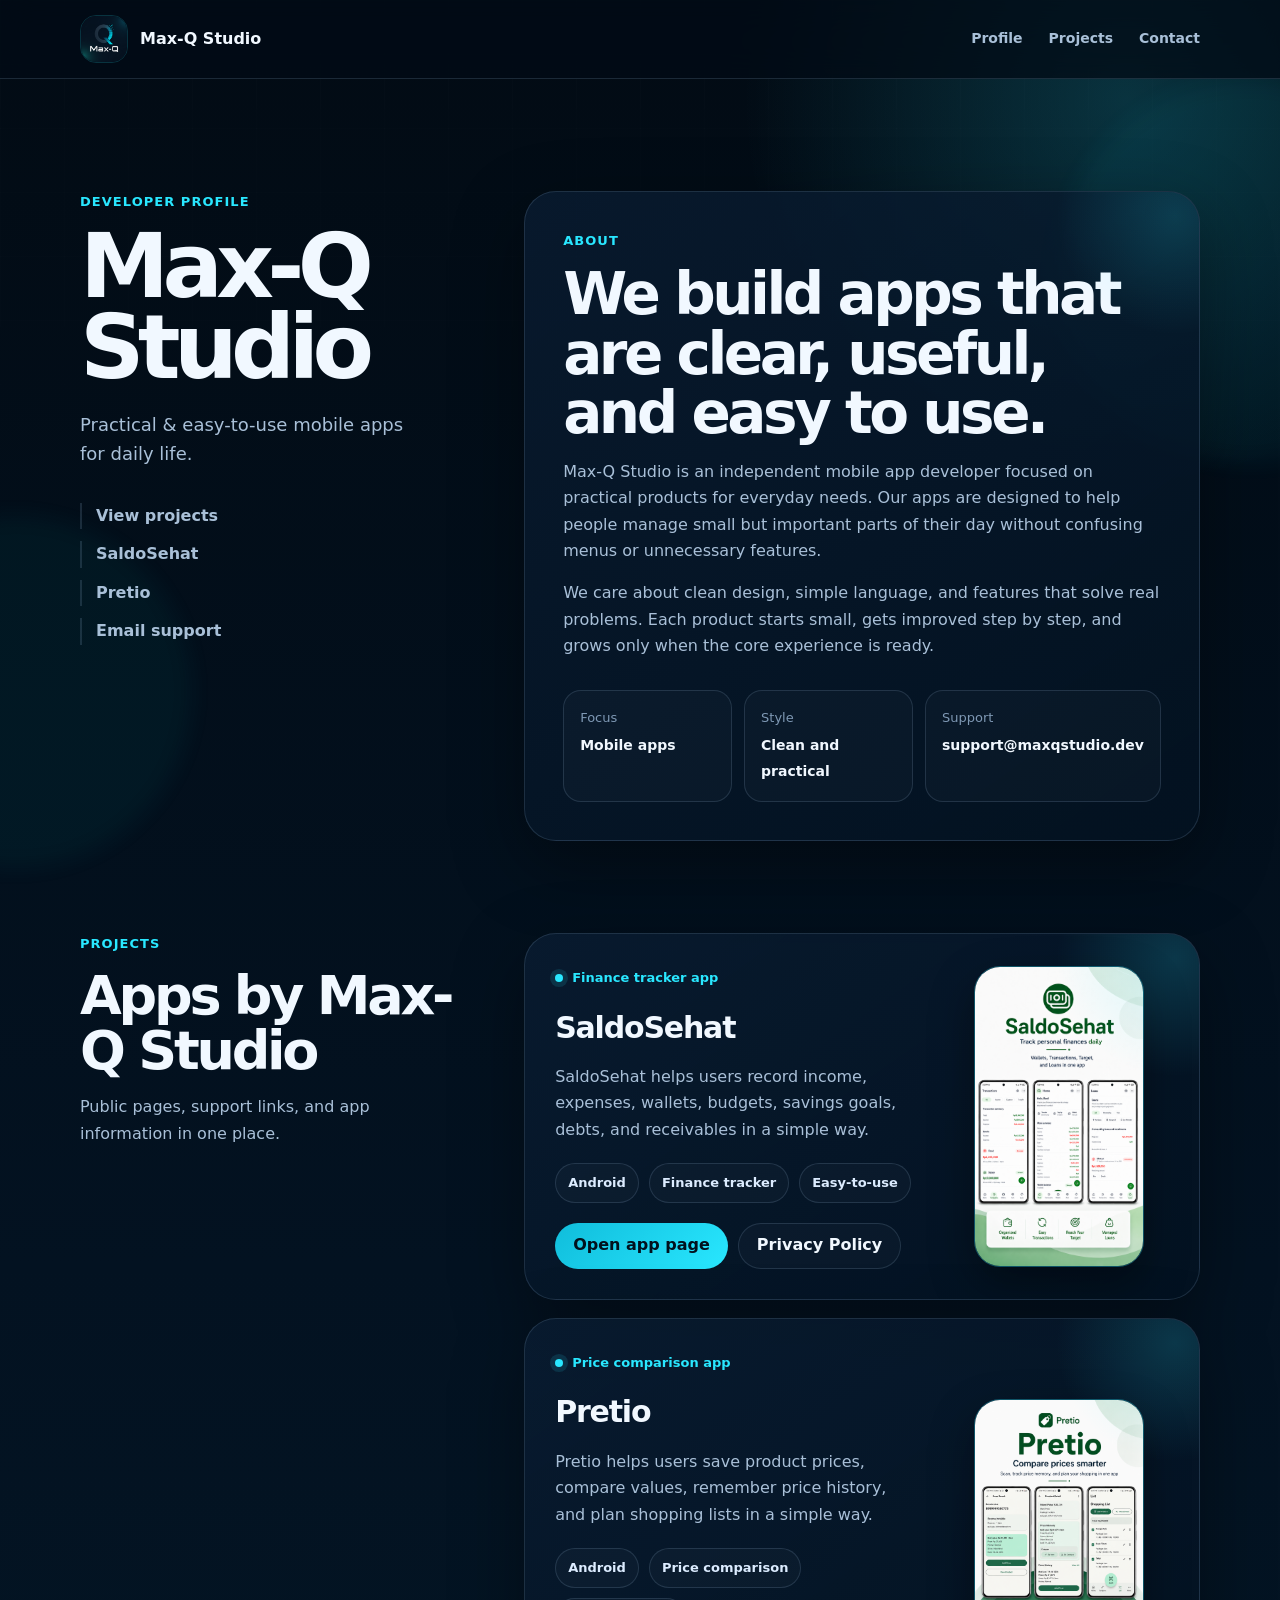
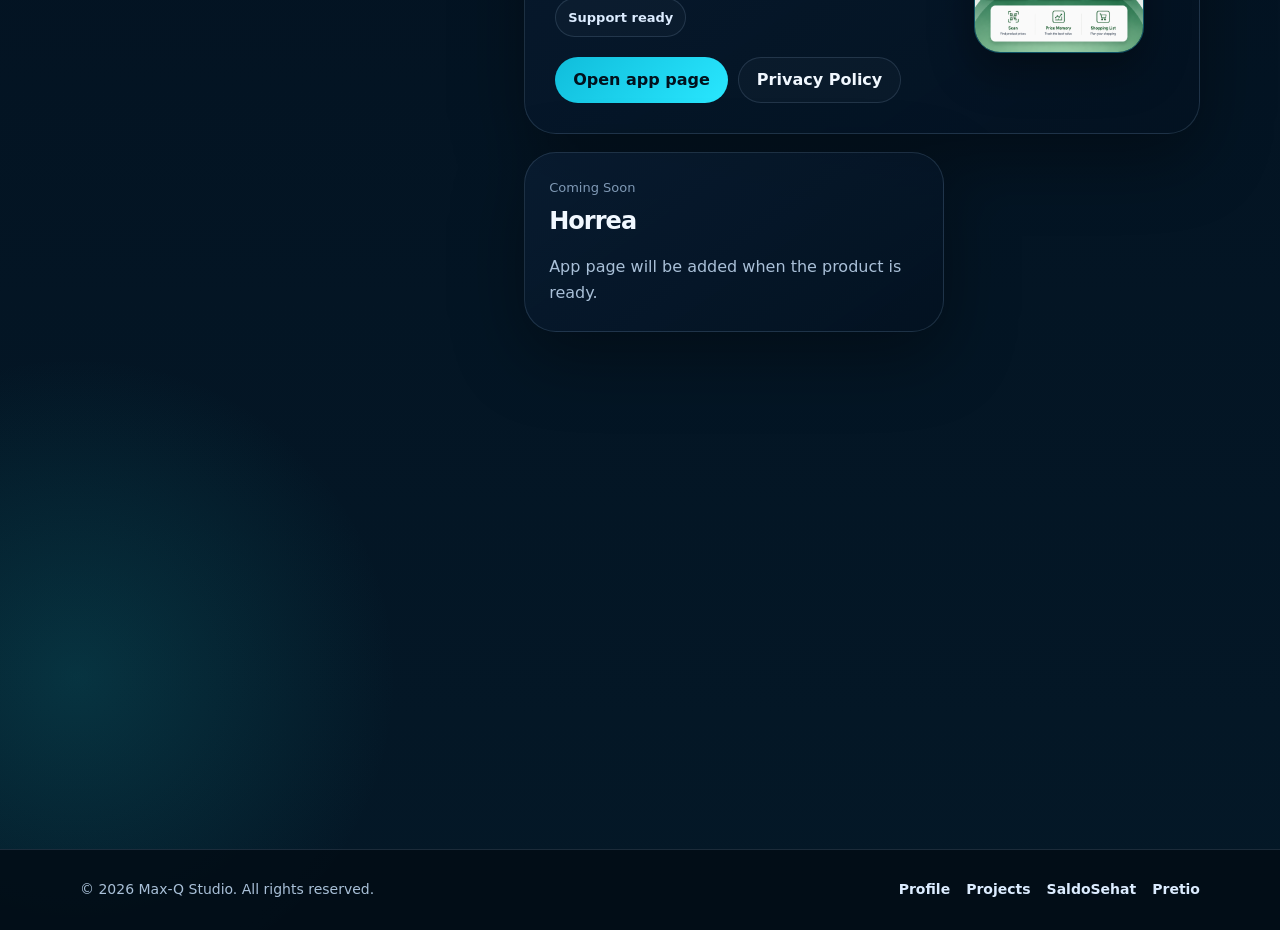
<file: index.html>
<!DOCTYPE html>
<html lang="en">
<head>
  <meta charset="UTF-8" />
  <meta name="viewport" content="width=device-width, initial-scale=1.0" />
  <title>Max-Q Studio — Mobile App Developer</title>
  <meta name="description" content="Max-Q Studio creates simple mobile apps for daily life, personal productivity, and practical digital tools." />
  <meta name="theme-color" content="#031221" />
  <link rel="icon" href="images/favicon.png" />
  <link rel="stylesheet" href="style.css" />
</head>
<body>
  <div class="bg-orb orb-a"></div>
  <div class="bg-orb orb-b"></div>

  <header class="site-header">
    <div class="container header-inner">
      <a class="brand" href="index.html" aria-label="Max-Q Studio home">
        <img src="images/maxq_logo.png" alt="Max-Q Studio logo" />
        <span>Max-Q Studio</span>
      </a>

      <button class="menu-toggle" type="button" aria-label="Open menu" aria-expanded="false">
        <span></span><span></span>
      </button>

      <nav class="nav" aria-label="Main navigation">
        <a href="#profile">Profile</a>
        <a href="#projects">Projects</a>
        <a href="#contact">Contact</a>
      </nav>
    </div>
  </header>

  <main>
    <section id="profile" class="hero section-anchor">
      <div class="container hero-layout">
        <aside class="profile-column reveal">
          <p class="label">Developer Profile</p>
          <h1>Max-Q Studio</h1>
          <p class="profile-lead">
            Practical & easy-to-use mobile apps for daily life.
          </p>
          <div class="profile-links">
            <a href="#projects">View projects</a>
            <a href="saldosehat/index.html">SaldoSehat</a>
            <a href="pretio/index.html">Pretio</a>
            <a href="mailto:support@maxqstudio.dev">Email support</a>
          </div>
        </aside>

        <section class="hero-card reveal">
          <p class="eyebrow">About</p>
          <h2>We build apps that are clear, useful, and easy to use.</h2>
          <p>
            Max-Q Studio is an independent mobile app developer focused on practical products for everyday needs. Our apps are designed to help people manage small but important parts of their day without confusing menus or unnecessary features.
          </p>
          <p>
            We care about clean design, simple language, and features that solve real problems. Each product starts small, gets improved step by step, and grows only when the core experience is ready.
          </p>

          <div class="info-grid">
            <div>
              <span>Focus</span>
              <strong>Mobile apps</strong>
            </div>
            <div>
              <span>Style</span>
              <strong>Clean and practical</strong>
            </div>
            <div>
              <span>Support</span>
              <strong>support@maxqstudio.dev</strong>
            </div>
          </div>
        </section>
      </div>
    </section>

    <section id="projects" class="section section-anchor">
      <div class="container content-layout">
        <div class="section-title reveal">
          <p class="eyebrow">Projects</p>
          <h2>Apps by Max-Q Studio</h2>
          <p>Public pages, support links, and app information in one place.</p>
        </div>

        <div class="project-list">
          <article class="project-card reveal">
            <div class="project-copy">
              <div class="project-meta">
                <span class="live-dot"></span>
                <span>Finance tracker app</span>
              </div>
              <h3>SaldoSehat</h3>
              <p>
                SaldoSehat helps users record income, expenses, wallets, budgets, savings goals, debts, and receivables in a simple way.
              </p>
              <div class="tag-row">
                <span>Android</span>
                <span>Finance tracker</span>
                <span>Easy-to-use</span>
              </div>
              <div class="action-row">
                <a class="button primary" href="saldosehat/index.html">Open app page</a>
                <a class="button secondary" href="saldosehat/privacy.html">Privacy Policy</a>
              </div>
            </div>
            <div class="project-media">
              <img src="images/saldosehat_portrait.png" alt="SaldoSehat app preview" />
            </div>
          </article>

          <article class="project-card reveal">
            <div class="project-copy">
              <div class="project-meta">
                <span class="live-dot"></span>
                <span>Price comparison app</span>
              </div>
              <h3>Pretio</h3>
              <p>
                Pretio helps users save product prices, compare values, remember price history, and plan shopping lists in a simple way.
              </p>
              <div class="tag-row">
                <span>Android</span>
                <span>Price comparison</span>
                <span>Support ready</span>
              </div>
              <div class="action-row">
                <a class="button primary" href="pretio/index.html">Open app page</a>
                <a class="button secondary" href="pretio/privacy.html">Privacy Policy</a>
              </div>
            </div>
            <div class="project-media">
              <img src="images/pretio_portrait.png" alt="Pretio app preview" />
            </div>
          </article>

          <div class="small-project-grid single">
            <article class="small-project reveal">
              <span>Coming Soon</span>
              <h3>Horrea</h3>
              <p>App page will be added when the product is ready.</p>
            </article>
          </div>
        </div>
      </div>
    </section>

    <section id="contact" class="section section-anchor">
      <div class="container">
        <div class="contact-card reveal">
          <div>
            <p class="eyebrow">Contact</p>
            <h2>Need help with a Max-Q Studio app?</h2>
            <p>
              Send your question, bug report, or app support request to the official support email.
            </p>
          </div>
          <a class="email-button" href="mailto:support@maxqstudio.dev">support@maxqstudio.dev</a>
        </div>
      </div>
    </section>
  </main>

  <footer class="site-footer">
    <div class="container footer-inner">
      <p>© <span id="year">2026</span> Max-Q Studio. All rights reserved.</p>
      <div class="footer-links">
        <a href="#profile">Profile</a>
        <a href="#projects">Projects</a>
        <a href="saldosehat/index.html">SaldoSehat</a>
        <a href="pretio/index.html">Pretio</a>
      </div>
    </div>
  </footer>

  <script src="script.js"></script>
</body>
</html>
</file>
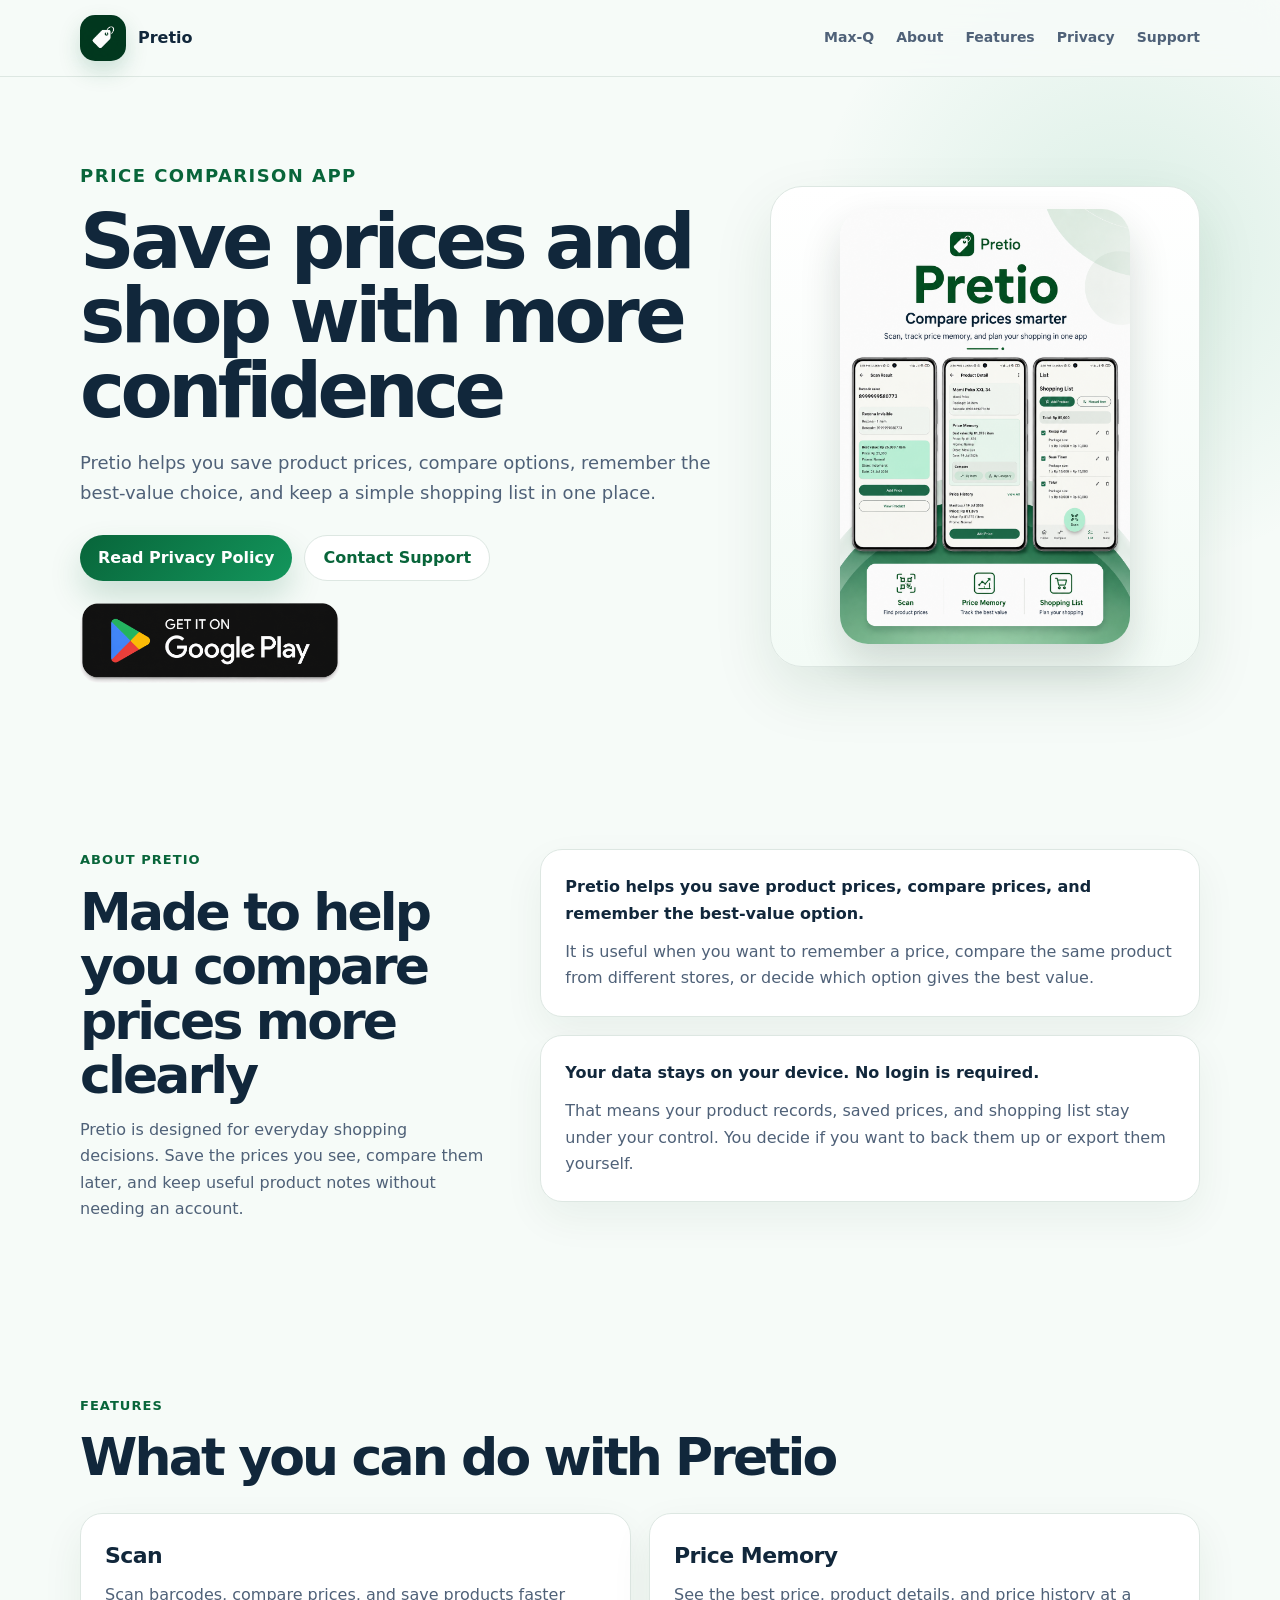
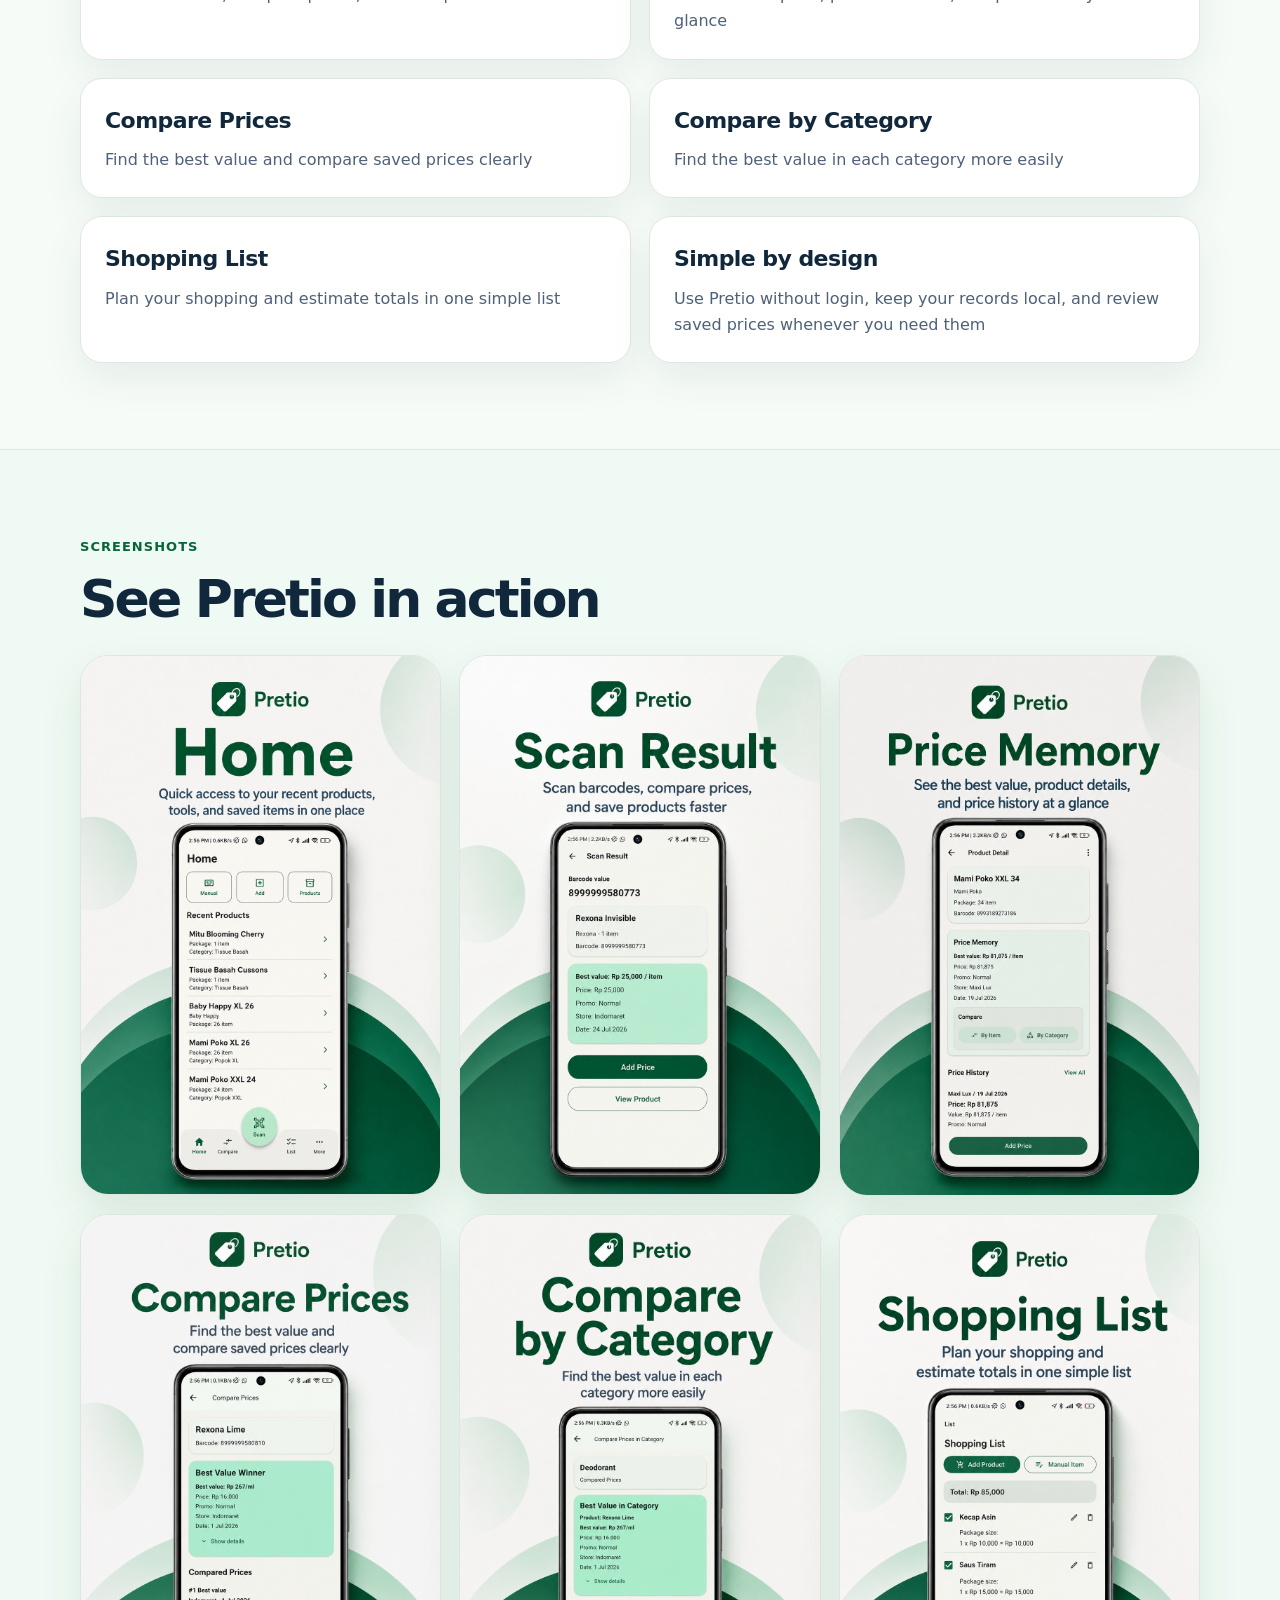
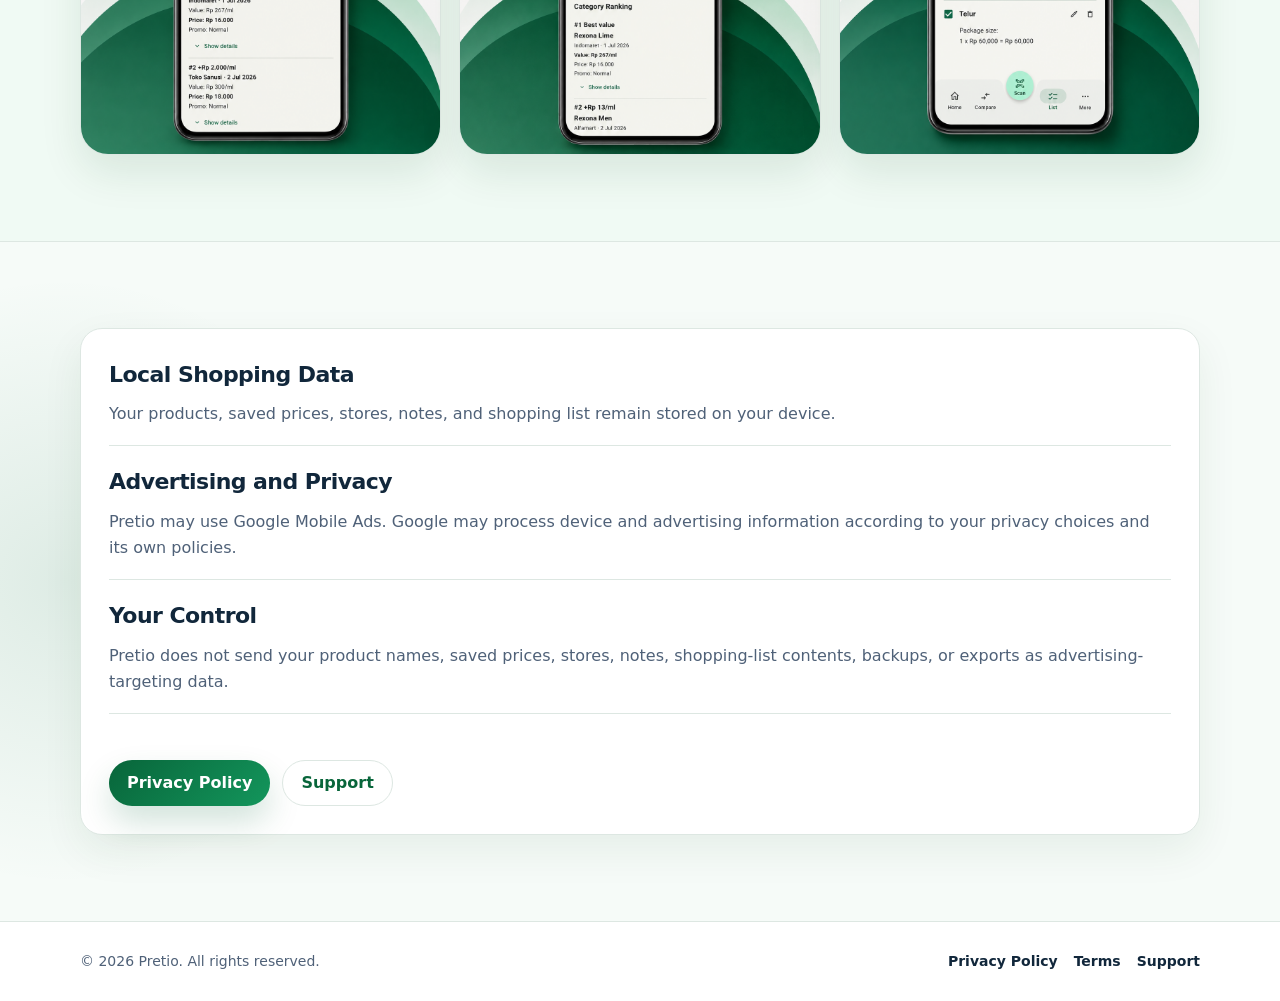
<file: pretio/index.html>
<!DOCTYPE html>
<html lang="en">
<head>
  <meta charset="UTF-8" />
  <meta name="viewport" content="width=device-width, initial-scale=1.0" />
  <title>Pretio - Save and Compare Product Prices</title>
  <meta name="description" content="Pretio helps you scan products, save prices, compare options, and plan shopping lists without requiring login." />
  <meta name="theme-color" content="#f6fbf8" />
  <link rel="icon" href="../images/pretio_icon.png" />
  <link rel="stylesheet" href="pretio.css" />
</head>
<body>
  <header class="app-header">
    <div class="container header-inner">
      <a class="brand" href="index.html" aria-label="Pretio home">
        <img src="../images/pretio_logo.png" alt="Pretio logo" />
        <span>Pretio</span>
      </a>
      <button class="menu-toggle" type="button" aria-label="Open menu" aria-expanded="false"><span></span><span></span></button>
      <nav class="nav" aria-label="Main navigation">
        <a href="../index.html">Max-Q</a>
        <a href="#about">About</a>
        <a href="#features">Features</a>
        <a href="privacy.html">Privacy</a>
        <a href="support.html">Support</a>
      </nav>
    </div>
  </header>

  <main>
    <section class="hero">
      <div class="container hero-grid">
        <div class="hero-copy reveal">
          <p class="eyebrow">Price comparison app</p>
          <h1>Save prices and shop with more confidence</h1>
          <p>
            Pretio helps you save product prices, compare options, remember the best-value choice,
            and keep a simple shopping list in one place.
          </p>
          <div class="hero-actions">
            <a class="button primary" href="privacy.html">Read Privacy Policy</a>
            <a class="button secondary" href="support.html">Contact Support</a>
          </div>
          <div class="google-play-cta">
            <a
                class="google-play-link"
                href="https://play.google.com/store/apps/details?id=com.maxq.pretio"
                target="_blank"
                rel="noopener noreferrer"
                aria-label="Get Pretio on Google Play"
            >
            <img
                class="google-play-badge"
                src="../images/google-play-badge-dark.png"
                alt="Get it on Google Play"
            />
            </a>
          </div>
        </div>
        <div class="hero-preview reveal">
          <img src="../images/pretio_portrait.png" alt="Pretio Portrait screen" />
        </div>
      </div>
    </section>

    <section id="about" class="section">
      <div class="container section-grid">
        <div class="section-title reveal">
          <p class="eyebrow">About Pretio</p>
          <h2>Made to help you compare prices more clearly</h2>
          <p>
            Pretio is designed for everyday shopping decisions. Save the prices you see,
            compare them later, and keep useful product notes without needing an account.
          </p>
        </div>
        <div class="about-panel">
          <div class="copy-card reveal">
            <p class="quote-line">Pretio helps you save product prices, compare prices, and remember the best-value option.</p>
            <p>
              It is useful when you want to remember a price, compare the same product from different stores,
              or decide which option gives the best value.
            </p>
          </div>
          <div class="copy-card reveal">
            <p class="quote-line">Your data stays on your device. No login is required.</p>
            <p>
              That means your product records, saved prices, and shopping list stay under your control.
              You decide if you want to back them up or export them yourself.
            </p>
          </div>
        </div>
      </div>
    </section>

    <section id="features" class="section">
      <div class="container">
        <div class="section-title wide reveal">
          <p class="eyebrow">Features</p>
          <h2>What you can do with Pretio</h2>
        </div>
        <div class="feature-grid">
          <article class="feature-card reveal">
            <h3>Scan</h3>
            <p>Scan barcodes, compare prices, and save products faster</p>
          </article>
          <article class="feature-card reveal">
            <h3>Price Memory</h3>
            <p>See the best price, product details, and price history at a glance</p>
          </article>
          <article class="feature-card reveal">
            <h3>Compare Prices</h3>
            <p>Find the best value and compare saved prices clearly</p>
          </article>
          <article class="feature-card reveal">
            <h3>Compare by Category</h3>
            <p>Find the best value in each category more easily</p>
          </article>
          <article class="feature-card reveal">
            <h3>Shopping List</h3>
            <p>Plan your shopping and estimate totals in one simple list</p>
          </article>
          <article class="feature-card reveal">
            <h3>Simple by design</h3>
            <p>Use Pretio without login, keep your records local, and review saved prices whenever you need them</p>
          </article>
        </div>
      </div>
    </section>

    <section class="section screenshots-section">
      <div class="container">
        <div class="section-title wide reveal">
          <p class="eyebrow">Screenshots</p>
          <h2>See Pretio in action</h2>
        </div>
        <div class="screenshot-grid">
          <img class="reveal" src="../images/pretio_home.png" alt="Pretio Home screen" />
          <img class="reveal" src="../images/pretio_scan.png" alt="Pretio Scan screen" />
          <img class="reveal" src="../images/pretio_price_memory.png" alt="Pretio Price Memory screen" />
          <img class="reveal" src="../images/pretio_compare_prices.png" alt="Pretio Compare Prices screen" />
          <img class="reveal" src="../images/pretio_compare_category.png" alt="Pretio Compare by Category screen" />
          <img class="reveal" src="../images/pretio_shopping_list.png" alt="Pretio Shopping List screen" />
        </div>
      </div>
    </section>

    <section class="section">
      <div class="container">
        <div class="privacy-summary reveal">
          <div class="policy-item">
            <h3>Local Shopping Data</h3>
            <p>Your products, saved prices, stores, notes, and shopping list remain stored on your device.</p>
          </div>
          <div class="policy-item">
            <h3>Advertising and Privacy</h3>
            <p>Pretio may use Google Mobile Ads. Google may process device and advertising information according to your privacy choices and its own policies.</p>
          </div>
          <div class="policy-item">
            <h3>Your Control</h3>
            <p>Pretio does not send your product names, saved prices, stores, notes, shopping-list contents, backups, or exports as advertising-targeting data.</p>
          </div>
          <div class="button-row">
            <a class="button primary" href="privacy.html">Privacy Policy</a>
            <a class="button secondary" href="support.html">Support</a>
          </div>
        </div>
      </div>
    </section>
  </main>

  <footer class="site-footer">
    <div class="container footer-inner">
      <p>© 2026 Pretio. All rights reserved.</p>
      <div class="footer-links">
        <a href="privacy.html">Privacy Policy</a>
        <a href="terms.html">Terms</a>
        <a href="support.html">Support</a>
      </div>
    </div>
  </footer>

  <script src="../script.js"></script>
</body>
</html>
</file>
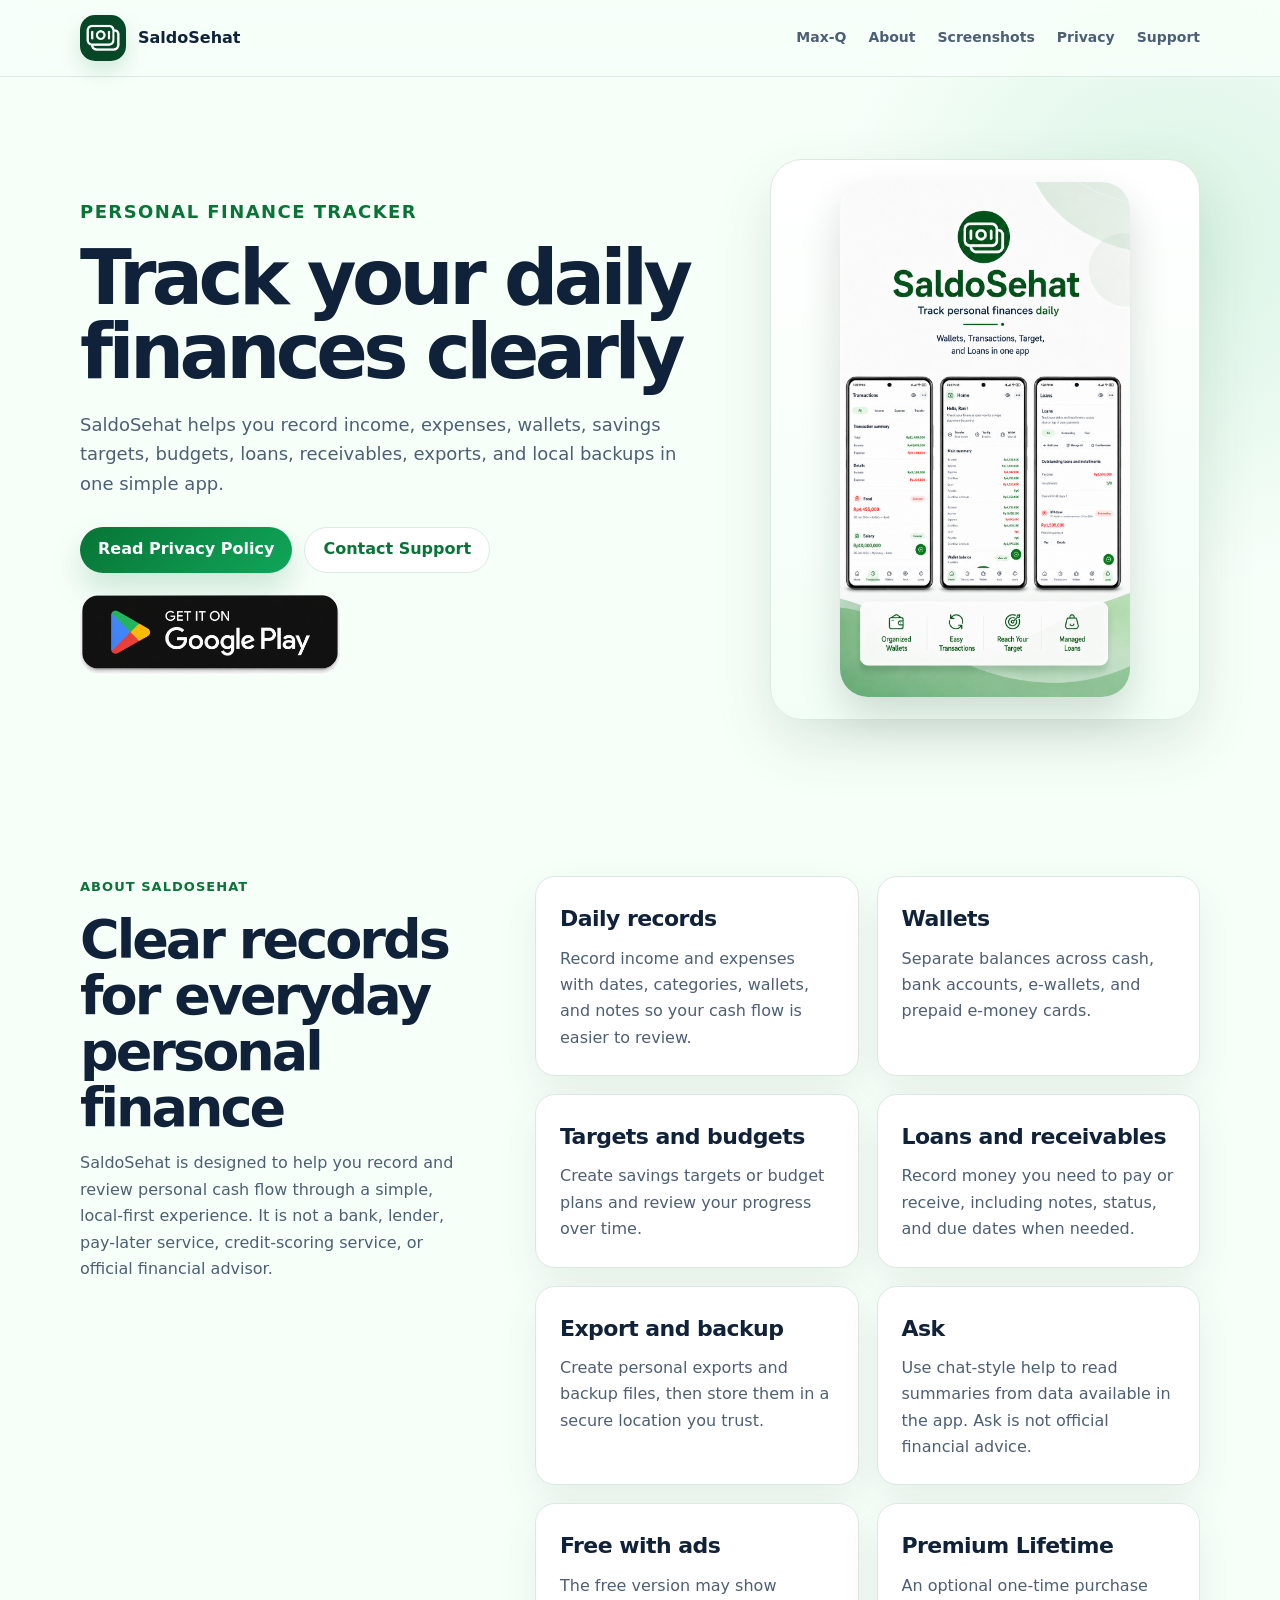
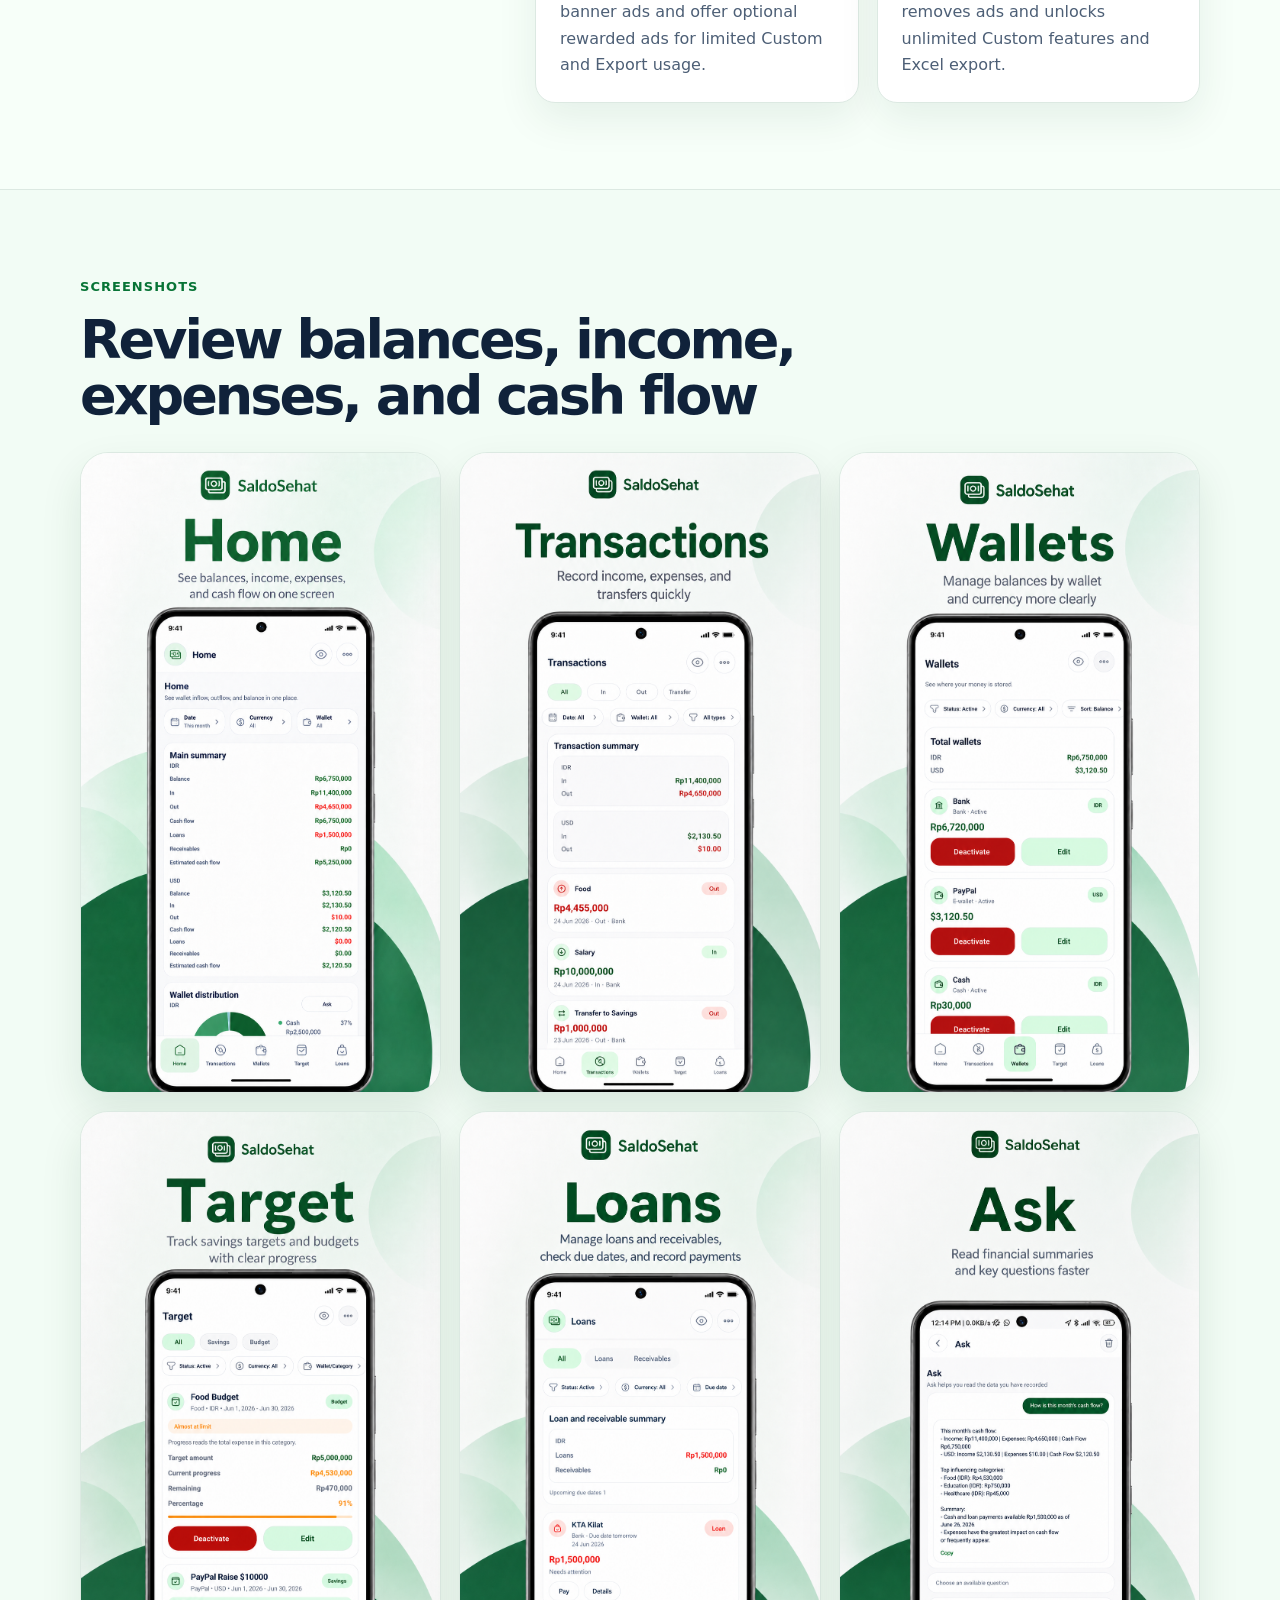
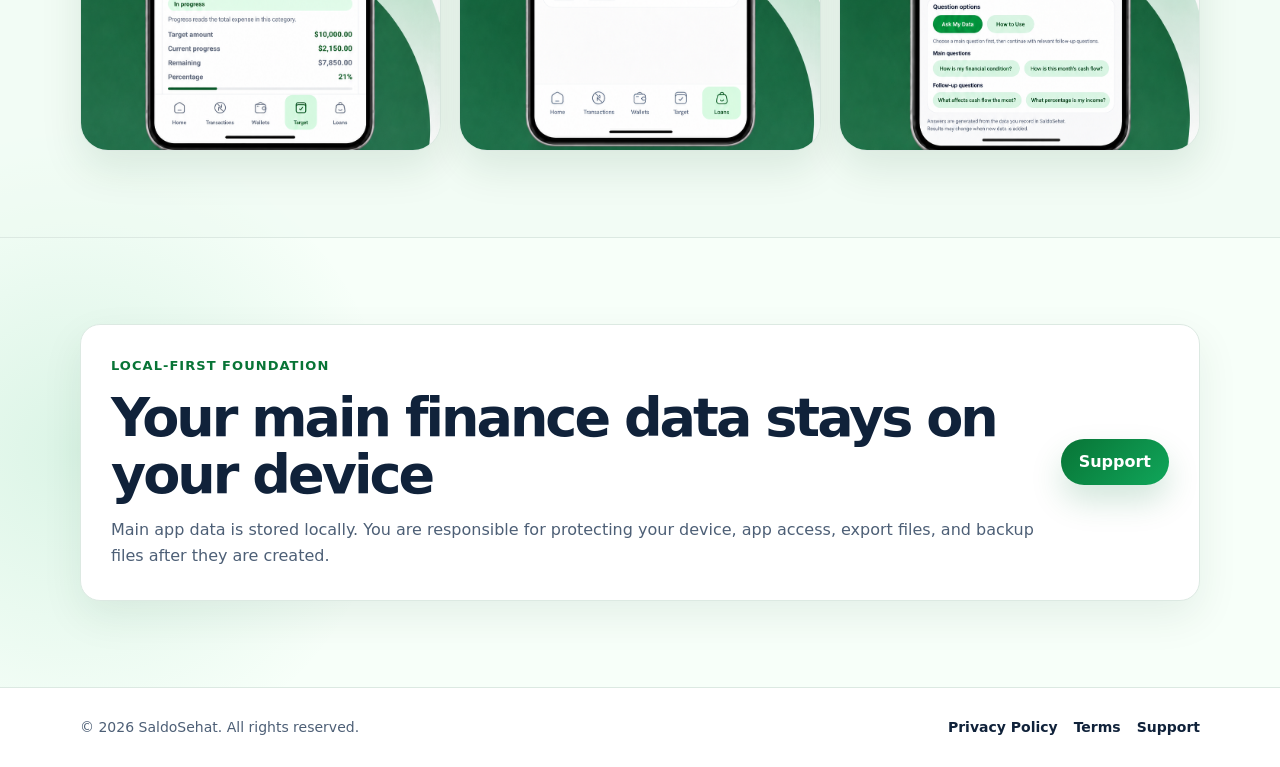
<file: saldosehat/index.html>
<!DOCTYPE html>
<html lang="en">
<head>
  <meta charset="UTF-8" />
  <meta name="viewport" content="width=device-width, initial-scale=1.0" />
  <title>SaldoSehat - Personal Finance Tracker</title>
  <meta name="description" content="SaldoSehat helps you track income, expenses, wallets, savings targets, loans, receivables, exports, and local backups." />
  <meta name="theme-color" content="#f6fff9" />
  <link rel="icon" href="../images/saldosehat_icon.png" />
  <link rel="stylesheet" href="saldosehat.css" />

  <style>
    .google-play-cta {
      margin-top: 22px;
    }

    .google-play-link {
      display: inline-flex;
      align-items: center;
      border-radius: 16px;
      transition: transform 160ms ease, filter 160ms ease;
    }

    .google-play-link:hover {
      transform: translateY(-2px);
      filter: brightness(1.06);
    }

    .google-play-link:focus-visible {
      outline: 3px solid rgba(0, 145, 76, 0.35);
      outline-offset: 4px;
    }

    .google-play-badge {
      display: block;
      width: min(260px, 72vw);
      height: auto;
    }

    @media (max-width: 640px) {
      .google-play-cta {
        margin-top: 18px;
      }

      .google-play-badge {
        width: min(235px, 78vw);
      }
    }
  </style>
</head>
<body>
  <header class="app-header">
    <div class="container header-inner">
      <a class="brand" href="index.html" aria-label="SaldoSehat home">
        <img src="../images/saldosehat_logo.png" alt="SaldoSehat logo" />
        <span>SaldoSehat</span>
      </a>
      <button class="menu-toggle" type="button" aria-label="Open menu" aria-expanded="false"><span></span><span></span></button>
      <nav class="nav" aria-label="Main navigation">
        <a href="../index.html">Max-Q</a>
        <a href="#about">About</a>
        <a href="#screenshots">Screenshots</a>
        <a href="privacy.html">Privacy</a>
        <a href="support.html">Support</a>
      </nav>
    </div>
  </header>

  <main>
    <section class="hero">
      <div class="container hero-grid">
        <div class="hero-copy reveal">
          <p class="eyebrow">Personal finance tracker</p>
          <h1>Track your daily finances clearly</h1>
          <p>
            SaldoSehat helps you record income, expenses, wallets, savings targets,
            budgets, loans, receivables, exports, and local backups in one simple app.
          </p>
          <div class="hero-actions">
            <a class="button primary" href="privacy.html">Read Privacy Policy</a>
            <a class="button secondary" href="support.html">Contact Support</a>
          </div>

          <div class="google-play-cta">
            <a
              class="google-play-link"
              href="https://play.google.com/store/apps/details?id=com.maxq.saldosehat"
              target="_blank"
              rel="noopener noreferrer"
              aria-label="Get SaldoSehat on Google Play"
            >
              <img
                class="google-play-badge"
                src="../images/google-play-badge-dark.png"
                alt="Get it on Google Play"
              />
            </a>
          </div>
        </div>
        <div class="hero-preview reveal">
          <img src="../images/saldosehat_portrait.png" alt="SaldoSehat Portrait screen" />
        </div>
      </div>
    </section>

    <section id="about" class="section">
      <div class="container section-grid">
        <div class="section-title reveal">
          <p class="eyebrow">About SaldoSehat</p>
          <h2>Clear records for everyday personal finance</h2>
          <p>
            SaldoSehat is designed to help you record and review personal cash flow
            through a simple, local-first experience. It is not a bank, lender,
            pay-later service, credit-scoring service, or official financial advisor.
          </p>
        </div>
        <div class="feature-grid">
          <article class="feature-card reveal">
            <h3>Daily records</h3>
            <p>Record income and expenses with dates, categories, wallets, and notes so your cash flow is easier to review.</p>
          </article>
          <article class="feature-card reveal">
            <h3>Wallets</h3>
            <p>Separate balances across cash, bank accounts, e-wallets, and prepaid e-money cards.</p>
          </article>
          <article class="feature-card reveal">
            <h3>Targets and budgets</h3>
            <p>Create savings targets or budget plans and review your progress over time.</p>
          </article>
          <article class="feature-card reveal">
            <h3>Loans and receivables</h3>
            <p>Record money you need to pay or receive, including notes, status, and due dates when needed.</p>
          </article>
          <article class="feature-card reveal">
            <h3>Export and backup</h3>
            <p>Create personal exports and backup files, then store them in a secure location you trust.</p>
          </article>
          <article class="feature-card reveal">
            <h3>Ask</h3>
            <p>Use chat-style help to read summaries from data available in the app. Ask is not official financial advice.</p>
          </article>
          <article class="feature-card reveal">
            <h3>Free with ads</h3>
            <p>The free version may show banner ads and offer optional rewarded ads for limited Custom and Export usage.</p>
          </article>
          <article class="feature-card reveal">
            <h3>Premium Lifetime</h3>
            <p>An optional one-time purchase removes ads and unlocks unlimited Custom features and Excel export.</p>
          </article>
        </div>
      </div>
    </section>

    <section id="screenshots" class="section screenshots-section">
      <div class="container">
        <div class="section-title wide reveal">
          <p class="eyebrow">Screenshots</p>
          <h2>Review balances, income, expenses, and cash flow</h2>
        </div>
        <div class="screenshot-grid">
          <img class="reveal" src="../images/saldosehat_home.png" alt="SaldoSehat Home screen" />
          <img class="reveal" src="../images/saldosehat_transactions.png" alt="SaldoSehat Transactions screen" />
          <img class="reveal" src="../images/saldosehat_wallets.png" alt="SaldoSehat Wallets screen" />
          <img class="reveal" src="../images/saldosehat_target.png" alt="SaldoSehat Target screen" />
          <img class="reveal" src="../images/saldosehat_loans.png" alt="SaldoSehat Loans screen" />
          <img class="reveal" src="../images/saldosehat_ask.png" alt="SaldoSehat Ask screen" />
        </div>
      </div>
    </section>

    <section class="section">
      <div class="container">
        <div class="support-panel reveal">
          <div>
            <p class="eyebrow">Local-first foundation</p>
            <h2>Your main finance data stays on your device</h2>
            <p>
              Main app data is stored locally. You are responsible for protecting your
              device, app access, export files, and backup files after they are created.
            </p>
          </div>
          <a class="email-button" href="support.html">Support</a>
        </div>
      </div>
    </section>
  </main>

  <footer class="site-footer">
    <div class="container footer-inner">
      <p>© 2026 SaldoSehat. All rights reserved.</p>
      <div class="footer-links">
        <a href="privacy.html">Privacy Policy</a>
        <a href="terms.html">Terms</a>
        <a href="support.html">Support</a>
      </div>
    </div>
  </footer>

  <script src="../script.js"></script>
</body>
</html>
</file>
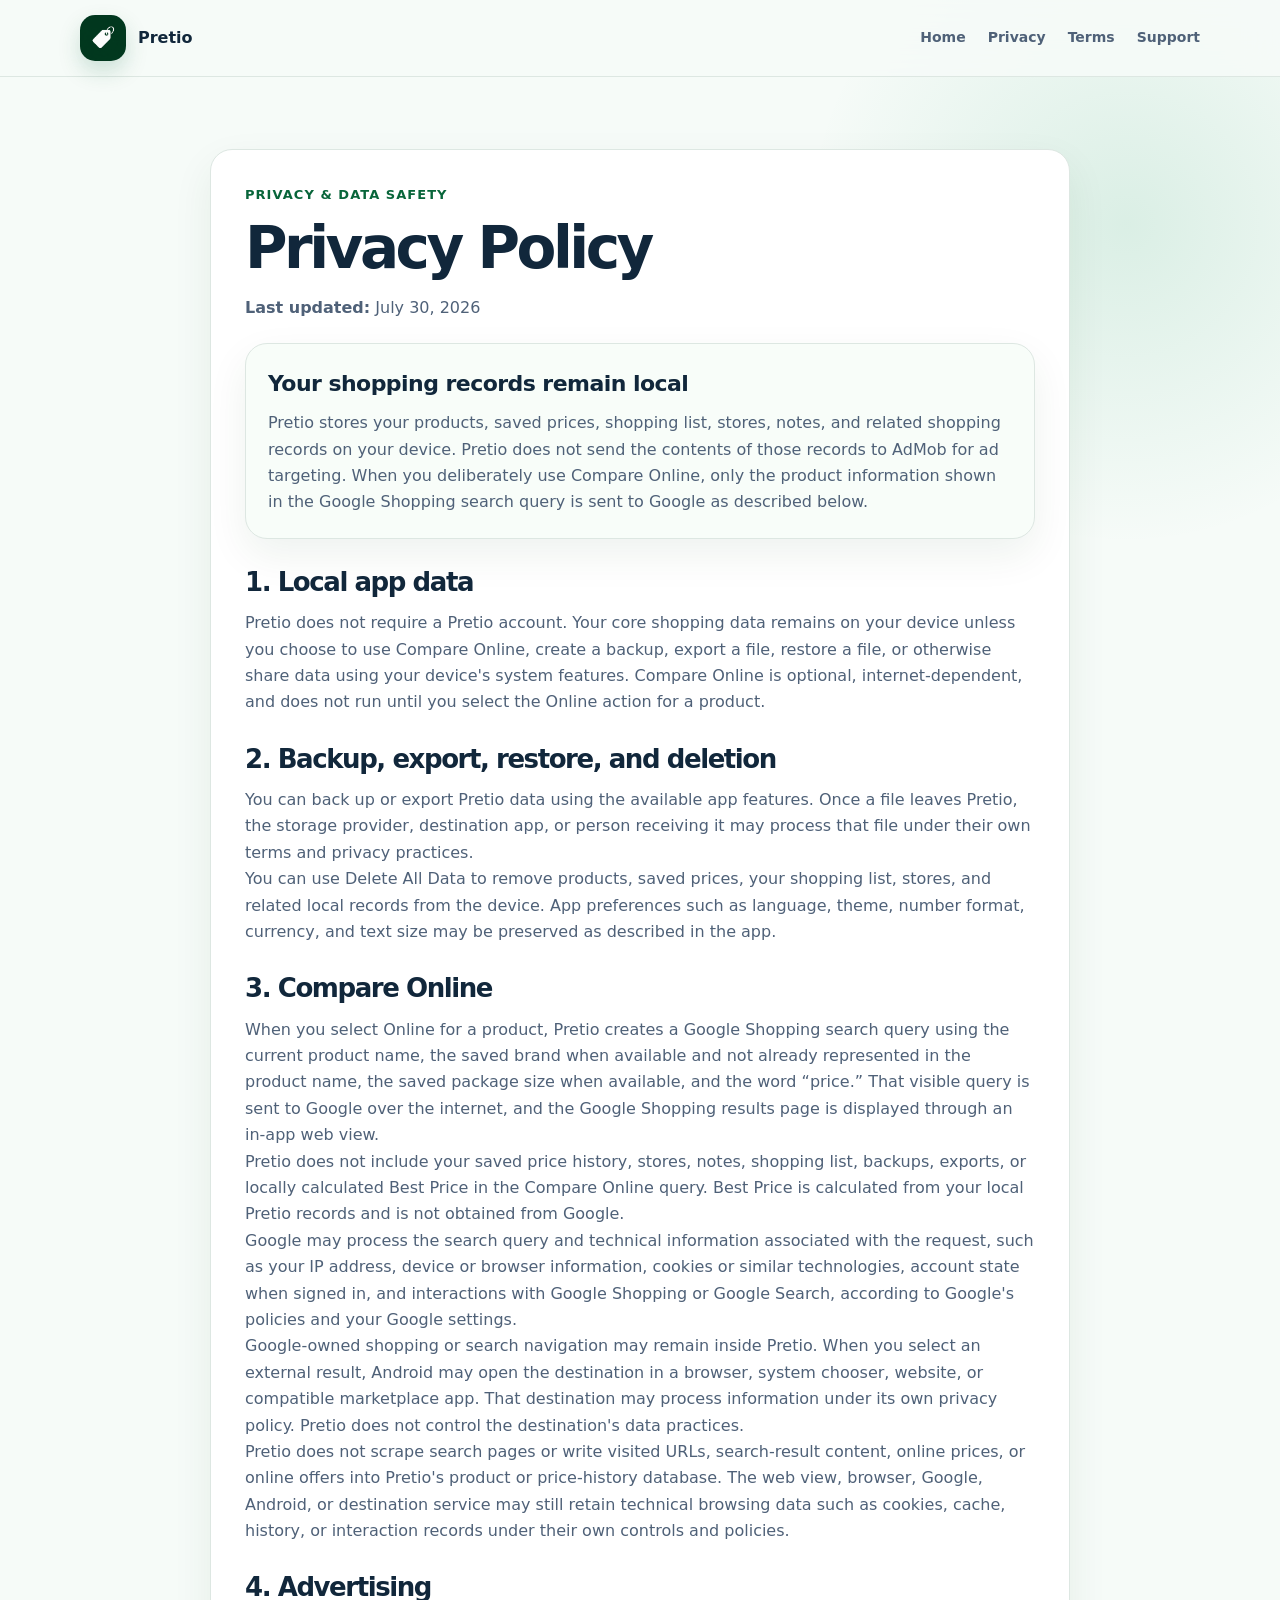
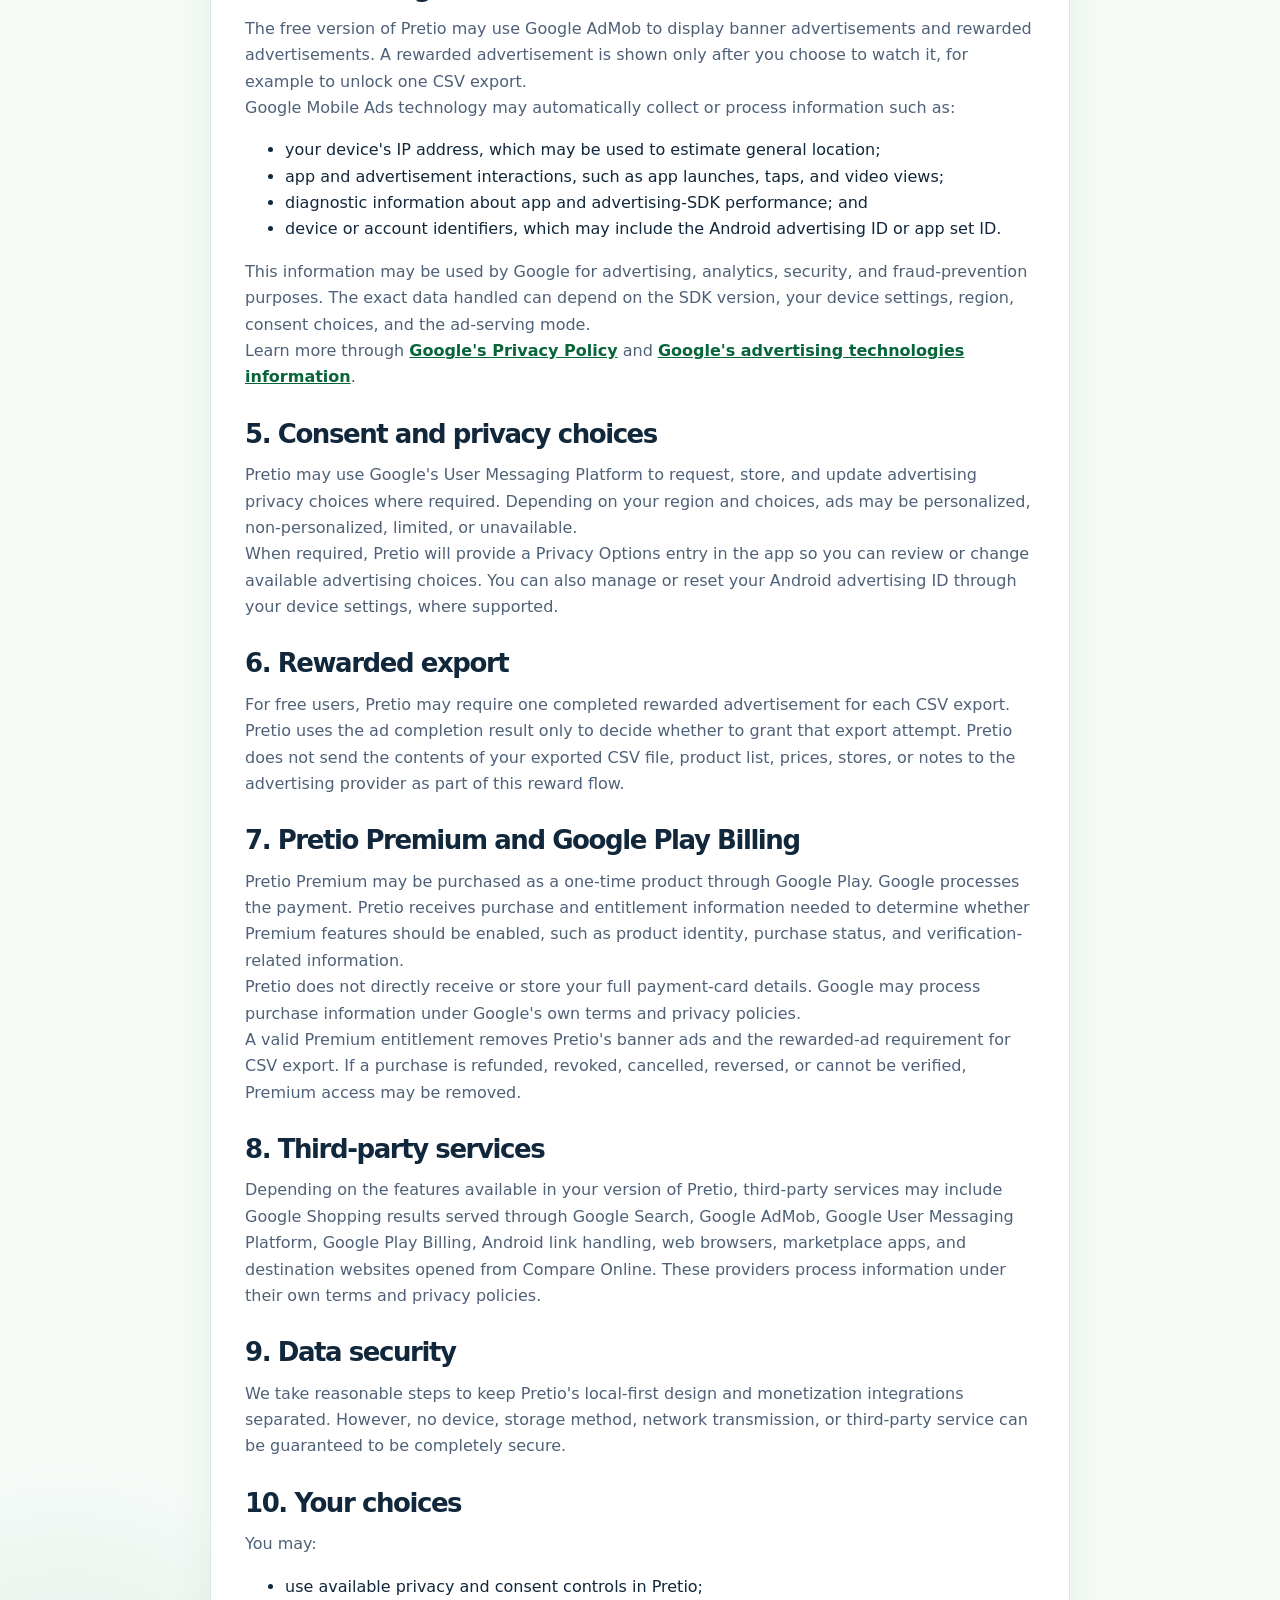
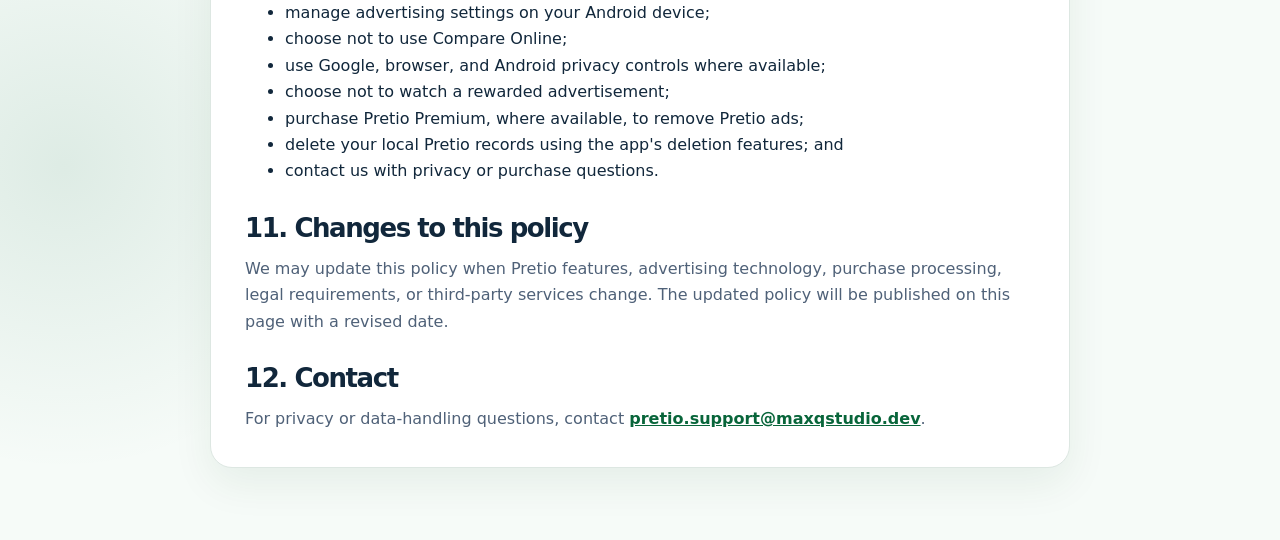
<file: pretio/privacy.html>
<!DOCTYPE html>
<html lang="en">
<head>
  <meta charset="UTF-8" />
  <meta name="viewport" content="width=device-width, initial-scale=1.0" />
  <title>Privacy Policy - Pretio</title>
  <meta name="description" content="Privacy Policy for Pretio, including local data, Compare Online, advertising, rewarded exports, consent, and purchases." />
  <link rel="icon" href="../images/pretio_icon.png" />
  <link rel="stylesheet" href="pretio.css" />
</head>
<body>
  <header class="app-header">
    <div class="container header-inner">
      <a class="brand" href="index.html"><img src="../images/pretio_logo.png" alt="Pretio logo" /><span>Pretio</span></a>
      <nav class="nav" aria-label="Primary navigation"><a href="index.html">Home</a><a href="privacy.html" aria-current="page">Privacy</a><a href="terms.html">Terms</a><a href="support.html">Support</a></nav>
    </div>
  </header>
  <main class="legal-page">
    <article class="container legal-card">
      <p class="eyebrow">Privacy &amp; Data Safety</p>
      <h1>Privacy Policy</h1>
      <p><strong>Last updated:</strong> July 30, 2026</p>

      <div class="content-card">
        <h3>Your shopping records remain local</h3>
        <p>Pretio stores your products, saved prices, shopping list, stores, notes, and related shopping records on your device. Pretio does not send the contents of those records to AdMob for ad targeting. When you deliberately use Compare Online, only the product information shown in the Google Shopping search query is sent to Google as described below.</p>
      </div>

      <h2>1. Local app data</h2>
      <p>Pretio does not require a Pretio account. Your core shopping data remains on your device unless you choose to use Compare Online, create a backup, export a file, restore a file, or otherwise share data using your device's system features. Compare Online is optional, internet-dependent, and does not run until you select the Online action for a product.</p>

      <h2>2. Backup, export, restore, and deletion</h2>
      <p>You can back up or export Pretio data using the available app features. Once a file leaves Pretio, the storage provider, destination app, or person receiving it may process that file under their own terms and privacy practices.</p>
      <p>You can use Delete All Data to remove products, saved prices, your shopping list, stores, and related local records from the device. App preferences such as language, theme, number format, currency, and text size may be preserved as described in the app.</p>

      <h2>3. Compare Online</h2>

      <p>When you select Online for a product, Pretio creates a Google Shopping search query using the current product name, the saved brand when available and not already represented in the product name, the saved package size when available, and the word “price.” That visible query is sent to Google over the internet, and the Google Shopping results page is displayed through an in-app web view.</p>

      <p>Pretio does not include your saved price history, stores, notes, shopping list, backups, exports, or locally calculated Best Price in the Compare Online query. Best Price is calculated from your local Pretio records and is not obtained from Google.</p>

      <p>Google may process the search query and technical information associated with the request, such as your IP address, device or browser information, cookies or similar technologies, account state when signed in, and interactions with Google Shopping or Google Search, according to Google's policies and your Google settings.</p>

      <p>Google-owned shopping or search navigation may remain inside Pretio. When you select an external result, Android may open the destination in a browser, system chooser, website, or compatible marketplace app. That destination may process information under its own privacy policy. Pretio does not control the destination's data practices.</p>

      <p>Pretio does not scrape search pages or write visited URLs, search-result content, online prices, or online offers into Pretio's product or price-history database. The web view, browser, Google, Android, or destination service may still retain technical browsing data such as cookies, cache, history, or interaction records under their own controls and policies.</p>

      <h2>4. Advertising</h2>
      <p>The free version of Pretio may use Google AdMob to display banner advertisements and rewarded advertisements. A rewarded advertisement is shown only after you choose to watch it, for example to unlock one CSV export.</p>
      <p>Google Mobile Ads technology may automatically collect or process information such as:</p>
      <ul>
        <li>your device's IP address, which may be used to estimate general location;</li>
        <li>app and advertisement interactions, such as app launches, taps, and video views;</li>
        <li>diagnostic information about app and advertising-SDK performance; and</li>
        <li>device or account identifiers, which may include the Android advertising ID or app set ID.</li>
      </ul>
      <p>This information may be used by Google for advertising, analytics, security, and fraud-prevention purposes. The exact data handled can depend on the SDK version, your device settings, region, consent choices, and the ad-serving mode.</p>
      <p>Learn more through <a href="https://policies.google.com/privacy" rel="noopener noreferrer">Google's Privacy Policy</a> and <a href="https://policies.google.com/technologies/ads" rel="noopener noreferrer">Google's advertising technologies information</a>.</p>

      <h2>5. Consent and privacy choices</h2>
      <p>Pretio may use Google's User Messaging Platform to request, store, and update advertising privacy choices where required. Depending on your region and choices, ads may be personalized, non-personalized, limited, or unavailable.</p>
      <p>When required, Pretio will provide a Privacy Options entry in the app so you can review or change available advertising choices. You can also manage or reset your Android advertising ID through your device settings, where supported.</p>

      <h2>6. Rewarded export</h2>
      <p>For free users, Pretio may require one completed rewarded advertisement for each CSV export. Pretio uses the ad completion result only to decide whether to grant that export attempt. Pretio does not send the contents of your exported CSV file, product list, prices, stores, or notes to the advertising provider as part of this reward flow.</p>

      <h2>7. Pretio Premium and Google Play Billing</h2>
      <p>Pretio Premium may be purchased as a one-time product through Google Play. Google processes the payment. Pretio receives purchase and entitlement information needed to determine whether Premium features should be enabled, such as product identity, purchase status, and verification-related information.</p>
      <p>Pretio does not directly receive or store your full payment-card details. Google may process purchase information under Google's own terms and privacy policies.</p>
      <p>A valid Premium entitlement removes Pretio's banner ads and the rewarded-ad requirement for CSV export. If a purchase is refunded, revoked, cancelled, reversed, or cannot be verified, Premium access may be removed.</p>

      <h2>8. Third-party services</h2>
      <p>Depending on the features available in your version of Pretio, third-party services may include Google Shopping results served through Google Search, Google AdMob, Google User Messaging Platform, Google Play Billing, Android link handling, web browsers, marketplace apps, and destination websites opened from Compare Online. These providers process information under their own terms and privacy policies.</p>

      <h2>9. Data security</h2>
      <p>We take reasonable steps to keep Pretio's local-first design and monetization integrations separated. However, no device, storage method, network transmission, or third-party service can be guaranteed to be completely secure.</p>

      <h2>10. Your choices</h2>
      <p>You may:</p>
      <ul>
        <li>use available privacy and consent controls in Pretio;</li>
        <li>manage advertising settings on your Android device;</li>
        <li>choose not to use Compare Online;</li>
        <li>use Google, browser, and Android privacy controls where available;</li>
        <li>choose not to watch a rewarded advertisement;</li>
        <li>purchase Pretio Premium, where available, to remove Pretio ads;</li>
        <li>delete your local Pretio records using the app's deletion features; and</li>
        <li>contact us with privacy or purchase questions.</li>
      </ul>

      <h2>11. Changes to this policy</h2>
      <p>We may update this policy when Pretio features, advertising technology, purchase processing, legal requirements, or third-party services change. The updated policy will be published on this page with a revised date.</p>

      <h2>12. Contact</h2>
      <p>For privacy or data-handling questions, contact <a href="mailto:pretio.support@maxqstudio.dev">pretio.support@maxqstudio.dev</a>.</p>
    </article>
  </main>
</body>
</html>
</file>
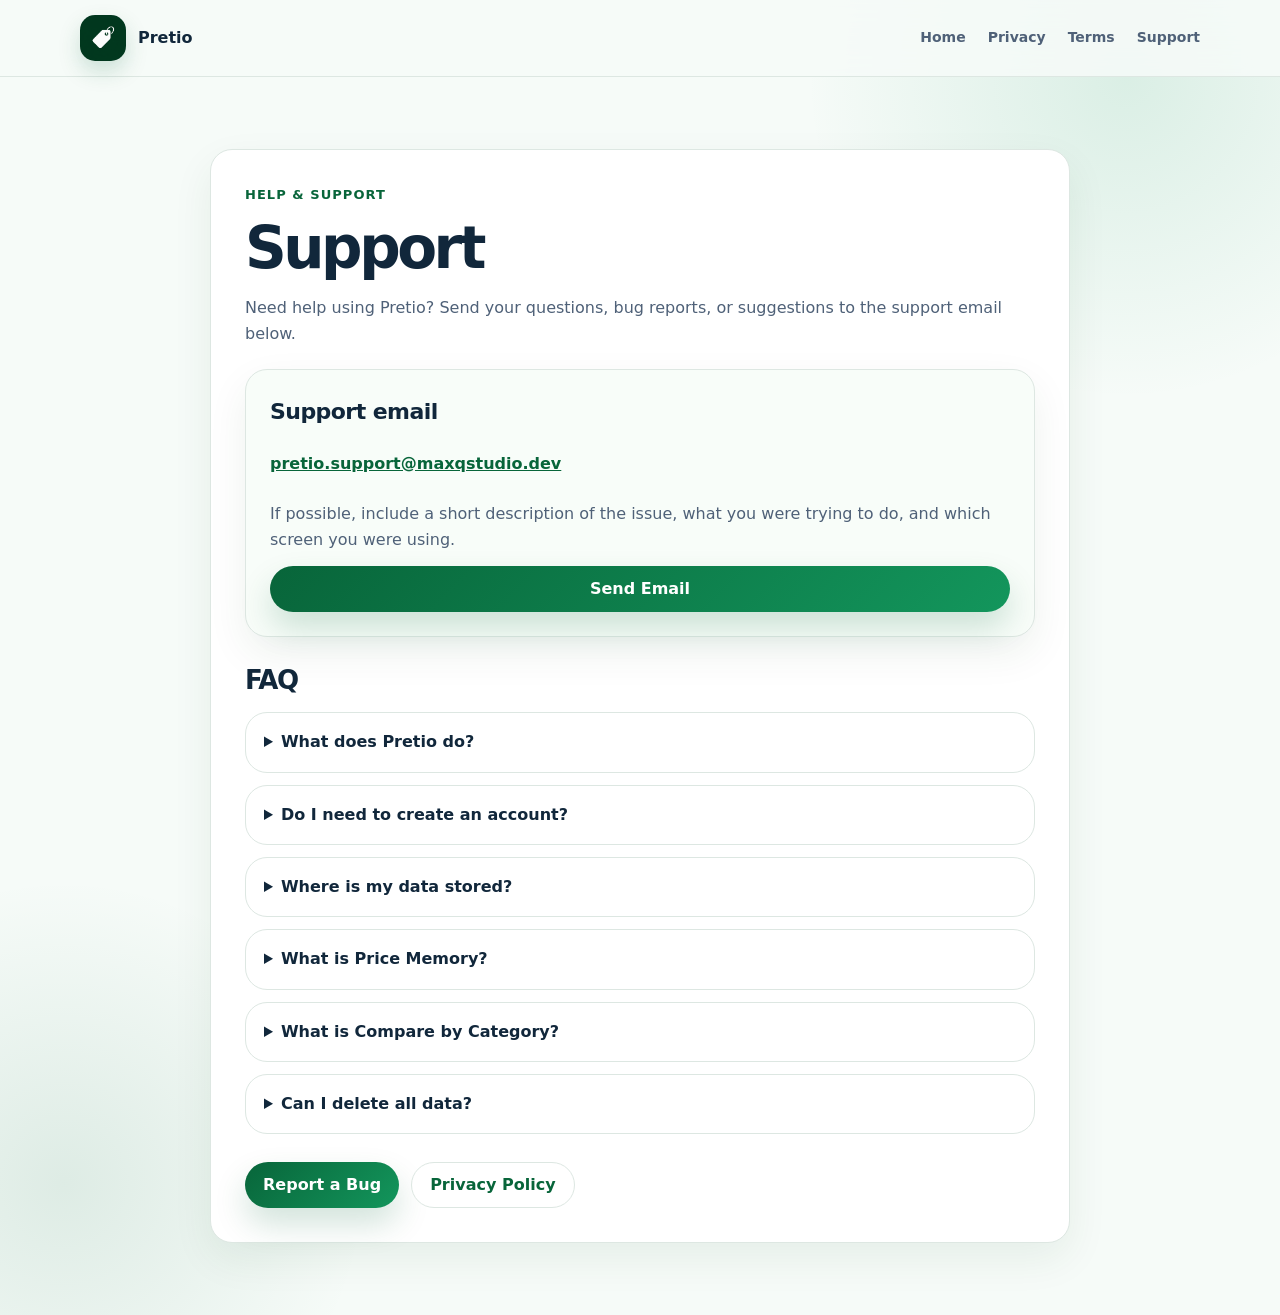
<file: pretio/support.html>
<!DOCTYPE html>
<html lang="en">
<head>
  <meta charset="UTF-8" />
  <meta name="viewport" content="width=device-width, initial-scale=1.0" />
  <title>Support - Pretio</title>
  <meta name="description" content="Help and support page for Pretio." />
  <link rel="icon" href="../images/pretio_icon.png" />
  <link rel="stylesheet" href="pretio.css" />
</head>
<body>
  <header class="app-header">
    <div class="container header-inner">
      <a class="brand" href="index.html"><img src="../images/pretio_logo.png" alt="Pretio logo" /><span>Pretio</span></a>
      <nav class="nav"><a href="index.html">Home</a><a href="privacy.html">Privacy</a><a href="terms.html">Terms</a><a href="support.html">Support</a></nav>
    </div>
  </header>
  <main class="legal-page">
    <article class="container legal-card">
      <p class="eyebrow">Help & Support</p>
      <h1>Support</h1>
      <p>
        Need help using Pretio? Send your questions, bug reports, or suggestions to the support email below.
      </p>

      <div class="support-card content-card">
        <h3>Support email</h3>
        <p><strong><a href="mailto:pretio.support@maxqstudio.dev">pretio.support@maxqstudio.dev</a></strong></p>
        <p>
          If possible, include a short description of the issue, what you were trying to do,
          and which screen you were using.
        </p>
        <a class="button primary" href="mailto:pretio.support@maxqstudio.dev?subject=Pretio%20Support%20Request">Send Email</a>
      </div>

      <h2>FAQ</h2>
      <div class="faq-list">
        <details>
          <summary>What does Pretio do?</summary>
          <p>Pretio helps you save product prices, compare options, remember price history, and plan a shopping list.</p>
        </details>
        <details>
          <summary>Do I need to create an account?</summary>
          <p>No. Pretio does not require login.</p>
        </details>
        <details>
          <summary>Where is my data stored?</summary>
          <p>Your products, saved prices, and shopping list stay on this device unless you choose to back them up, export them, or restore them yourself.</p>
        </details>
        <details>
          <summary>What is Price Memory?</summary>
          <p>Price Memory helps you see the best value, product details, and price history at a glance.</p>
        </details>
        <details>
          <summary>What is Compare by Category?</summary>
          <p>It helps you find the best value in each category more easily.</p>
        </details>
        <details>
          <summary>Can I delete all data?</summary>
          <p>Yes. You can use Delete All Data to remove products, saved prices, your shopping list, stores, and related records from this device. App preferences such as language, theme, number format, currency, and text size are preserved.</p>
        </details>
      </div>

      <div class="support-links">
        <a class="button primary" href="mailto:pretio.support@maxqstudio.dev?subject=Pretio%20Bug%20Report">Report a Bug</a>
        <a class="button secondary" href="privacy.html">Privacy Policy</a>
      </div>
    </article>
  </main>
</body>
</html>
</file>
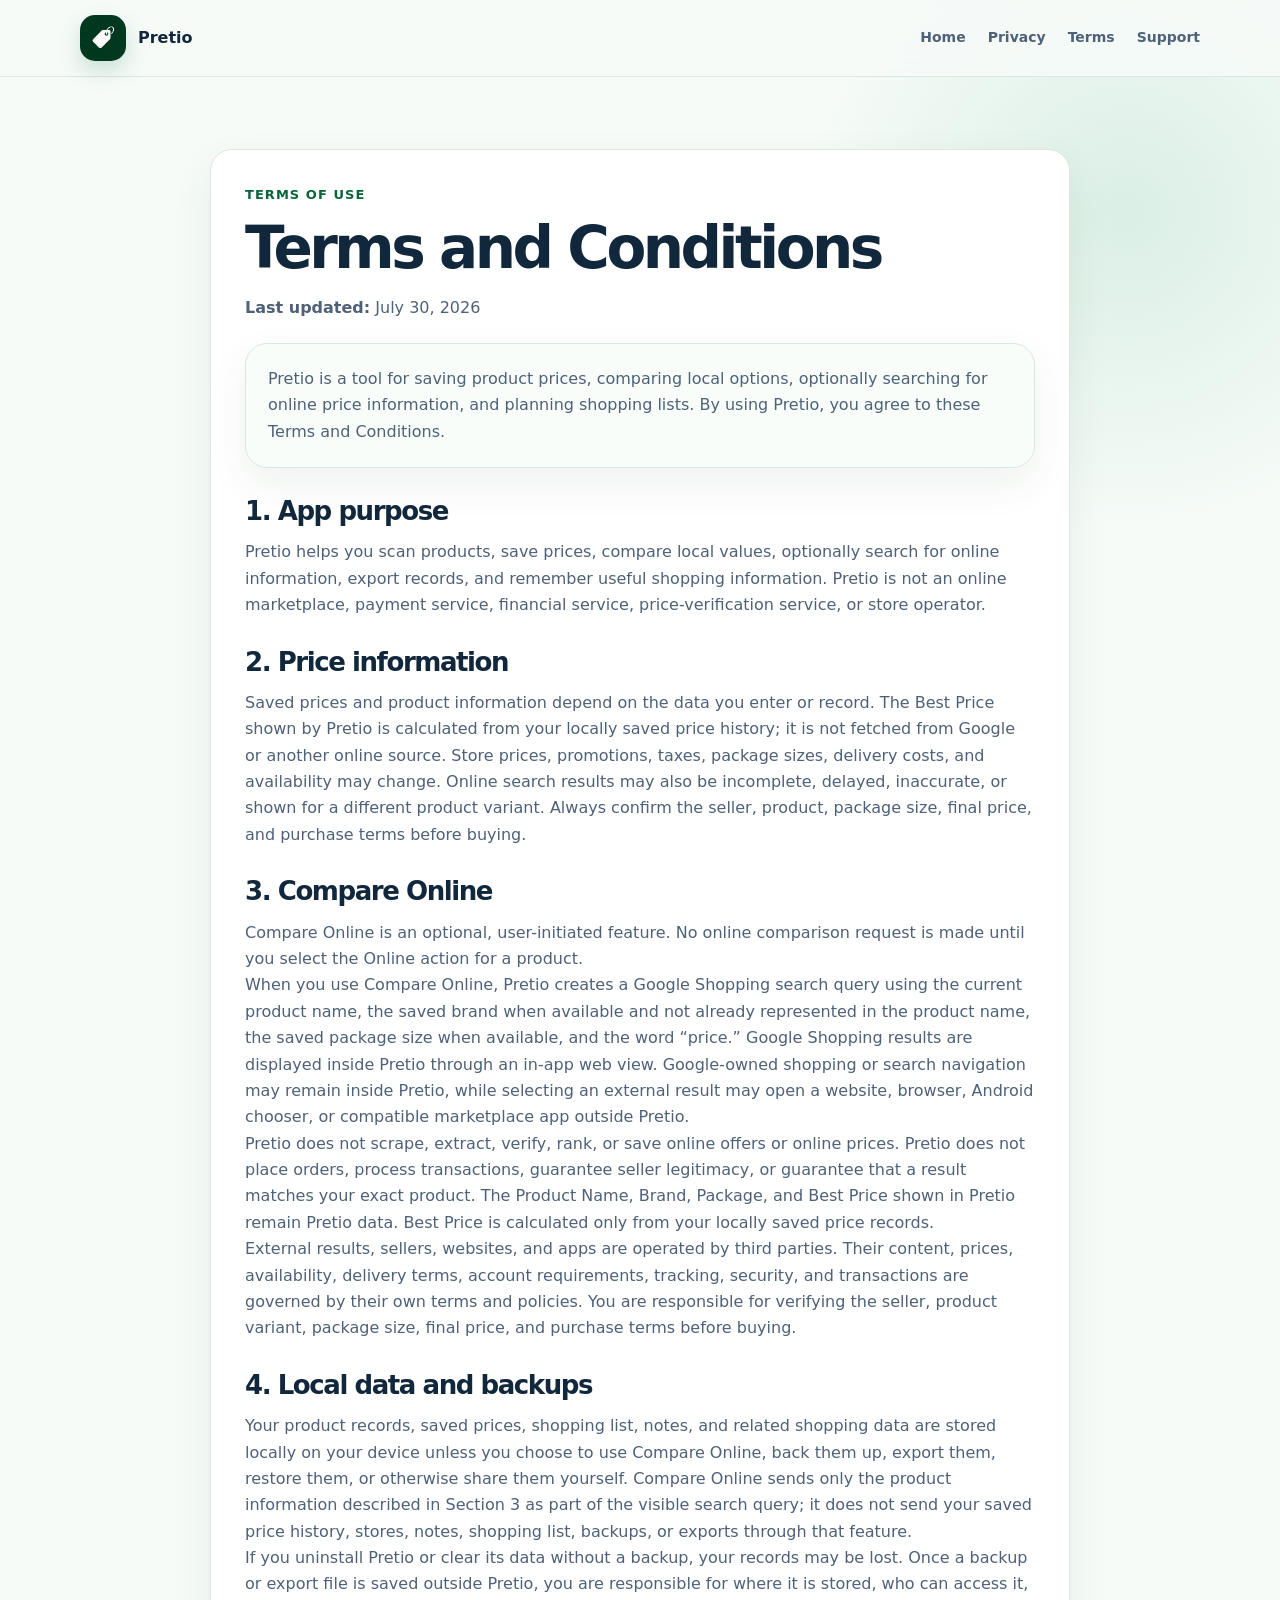
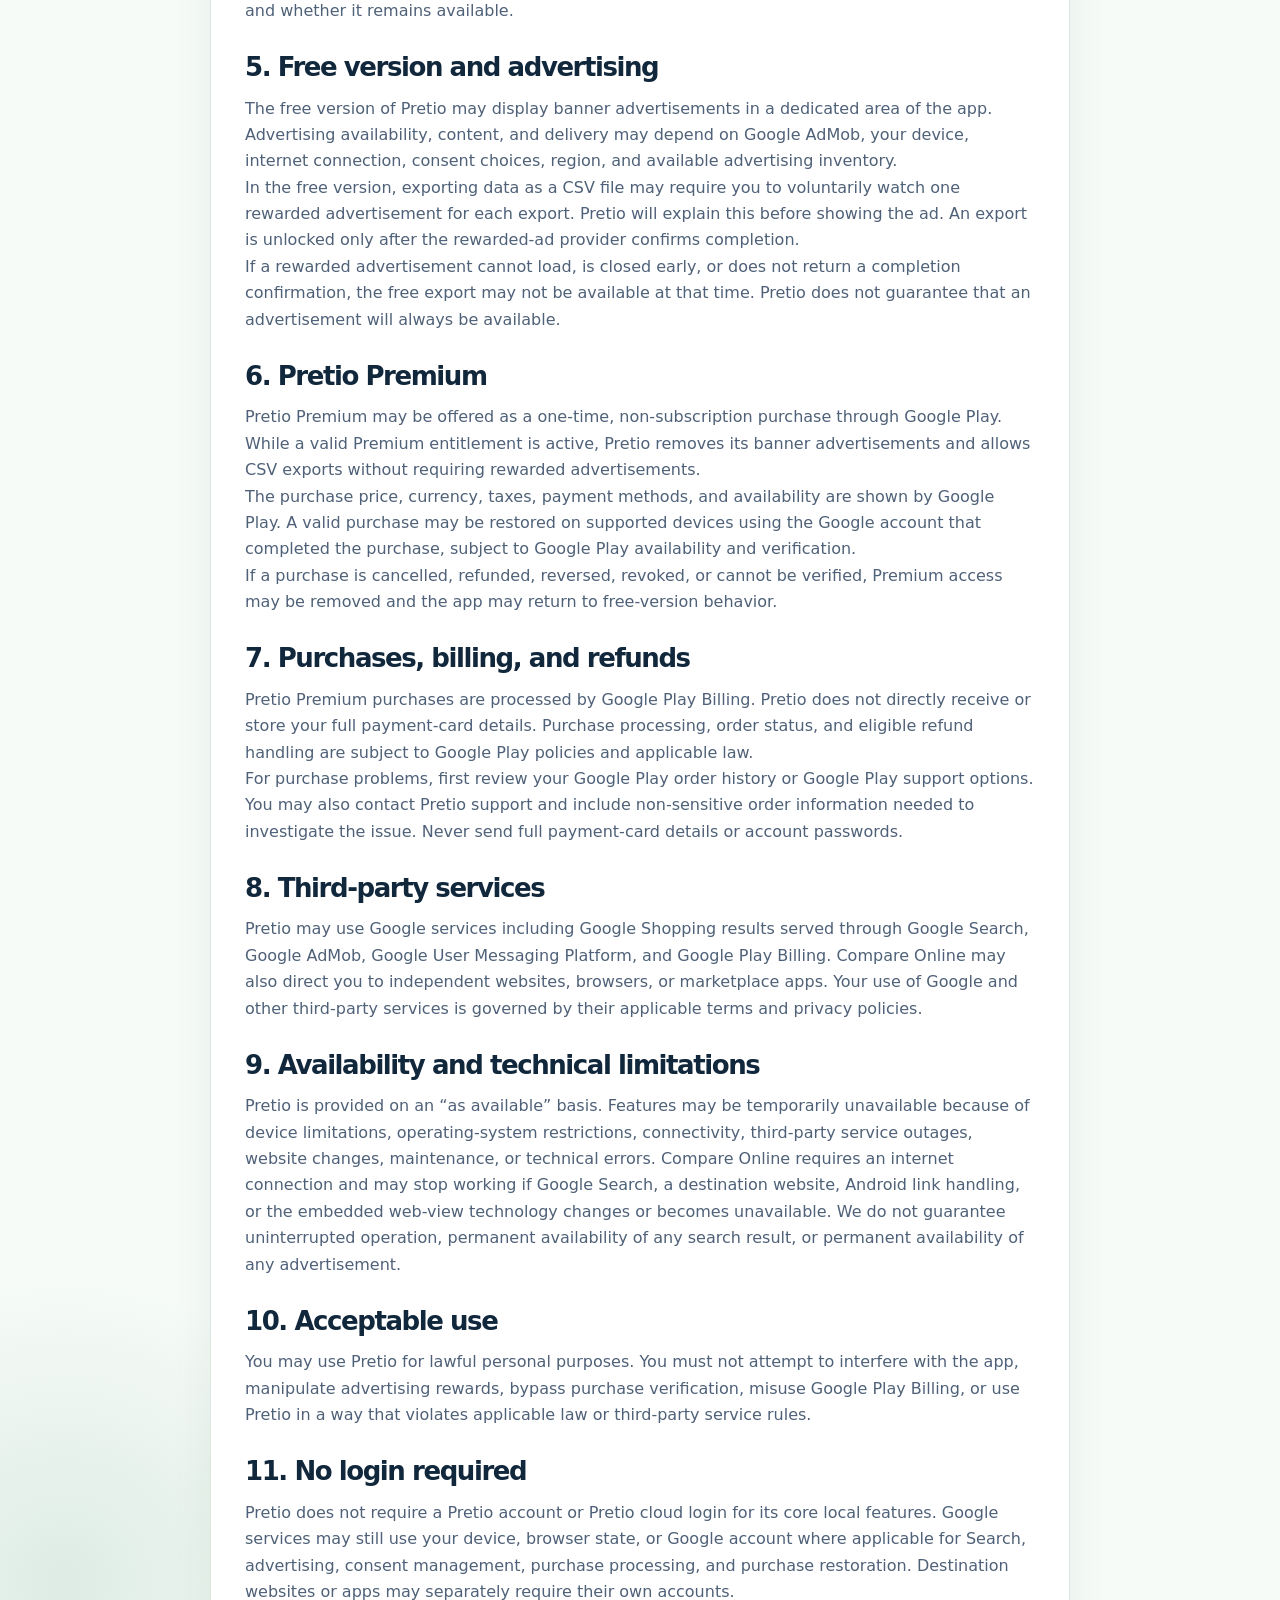
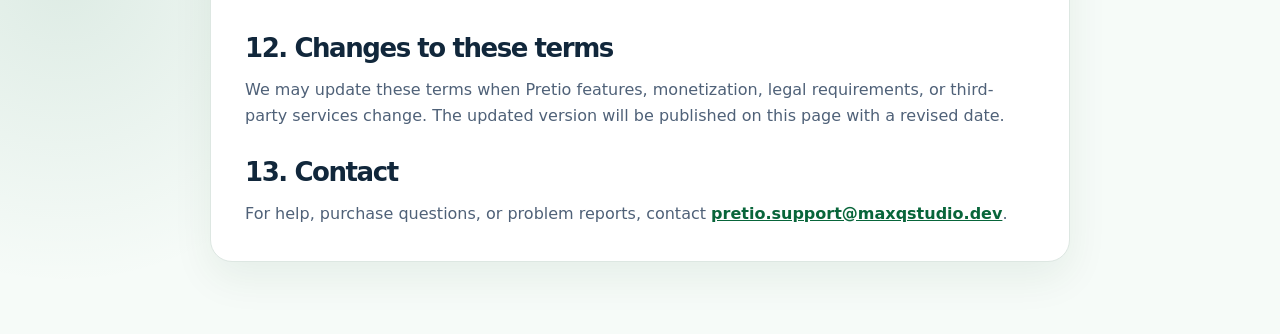
<file: pretio/terms.html>
<!DOCTYPE html>
<html lang="en">
<head>
  <meta charset="UTF-8" />
  <meta name="viewport" content="width=device-width, initial-scale=1.0" />
  <title>Terms and Conditions - Pretio</title>
  <meta name="description" content="Terms and Conditions for Pretio, including Compare Online, advertising, rewarded exports, and Pretio Premium." />
  <link rel="icon" href="../images/pretio_icon.png" />
  <link rel="stylesheet" href="pretio.css" />
</head>
<body>
  <header class="app-header">
    <div class="container header-inner">
      <a class="brand" href="index.html"><img src="../images/pretio_logo.png" alt="Pretio logo" /><span>Pretio</span></a>
      <nav class="nav" aria-label="Primary navigation"><a href="index.html">Home</a><a href="privacy.html">Privacy</a><a href="terms.html" aria-current="page">Terms</a><a href="support.html">Support</a></nav>
    </div>
  </header>
  <main class="legal-page">
    <article class="container legal-card">
      <p class="eyebrow">Terms of Use</p>
      <h1>Terms and Conditions</h1>
      <p><strong>Last updated:</strong> July 30, 2026</p>

      <div class="content-card">
        <p>Pretio is a tool for saving product prices, comparing local options, optionally searching for online price information, and planning shopping lists. By using Pretio, you agree to these Terms and Conditions.</p>
      </div>

      <h2>1. App purpose</h2>
      <p>Pretio helps you scan products, save prices, compare local values, optionally search for online information, export records, and remember useful shopping information. Pretio is not an online marketplace, payment service, financial service, price-verification service, or store operator.</p>

      <h2>2. Price information</h2>
      <p>Saved prices and product information depend on the data you enter or record. The Best Price shown by Pretio is calculated from your locally saved price history; it is not fetched from Google or another online source. Store prices, promotions, taxes, package sizes, delivery costs, and availability may change. Online search results may also be incomplete, delayed, inaccurate, or shown for a different product variant. Always confirm the seller, product, package size, final price, and purchase terms before buying.</p>

      <h2>3. Compare Online</h2>
      <p>Compare Online is an optional, user-initiated feature. No online comparison request is made until you select the Online action for a product.</p>

      <p>When you use Compare Online, Pretio creates a Google Shopping search query using the current product name, the saved brand when available and not already represented in the product name, the saved package size when available, and the word “price.” Google Shopping results are displayed inside Pretio through an in-app web view. Google-owned shopping or search navigation may remain inside Pretio, while selecting an external result may open a website, browser, Android chooser, or compatible marketplace app outside Pretio.</p>

      <p>Pretio does not scrape, extract, verify, rank, or save online offers or online prices. Pretio does not place orders, process transactions, guarantee seller legitimacy, or guarantee that a result matches your exact product. The Product Name, Brand, Package, and Best Price shown in Pretio remain Pretio data. Best Price is calculated only from your locally saved price records.</p>

      <p>External results, sellers, websites, and apps are operated by third parties. Their content, prices, availability, delivery terms, account requirements, tracking, security, and transactions are governed by their own terms and policies. You are responsible for verifying the seller, product variant, package size, final price, and purchase terms before buying.</p>

      <h2>4. Local data and backups</h2>
      <p>Your product records, saved prices, shopping list, notes, and related shopping data are stored locally on your device unless you choose to use Compare Online, back them up, export them, restore them, or otherwise share them yourself. Compare Online sends only the product information described in Section 3 as part of the visible search query; it does not send your saved price history, stores, notes, shopping list, backups, or exports through that feature.</p>
      <p>If you uninstall Pretio or clear its data without a backup, your records may be lost. Once a backup or export file is saved outside Pretio, you are responsible for where it is stored, who can access it, and whether it remains available.</p>

      <h2>5. Free version and advertising</h2>
      <p>The free version of Pretio may display banner advertisements in a dedicated area of the app. Advertising availability, content, and delivery may depend on Google AdMob, your device, internet connection, consent choices, region, and available advertising inventory.</p>
      <p>In the free version, exporting data as a CSV file may require you to voluntarily watch one rewarded advertisement for each export. Pretio will explain this before showing the ad. An export is unlocked only after the rewarded-ad provider confirms completion.</p>
      <p>If a rewarded advertisement cannot load, is closed early, or does not return a completion confirmation, the free export may not be available at that time. Pretio does not guarantee that an advertisement will always be available.</p>

      <h2>6. Pretio Premium</h2>
      <p>Pretio Premium may be offered as a one-time, non-subscription purchase through Google Play. While a valid Premium entitlement is active, Pretio removes its banner advertisements and allows CSV exports without requiring rewarded advertisements.</p>
      <p>The purchase price, currency, taxes, payment methods, and availability are shown by Google Play. A valid purchase may be restored on supported devices using the Google account that completed the purchase, subject to Google Play availability and verification.</p>
      <p>If a purchase is cancelled, refunded, reversed, revoked, or cannot be verified, Premium access may be removed and the app may return to free-version behavior.</p>

      <h2>7. Purchases, billing, and refunds</h2>
      <p>Pretio Premium purchases are processed by Google Play Billing. Pretio does not directly receive or store your full payment-card details. Purchase processing, order status, and eligible refund handling are subject to Google Play policies and applicable law.</p>
      <p>For purchase problems, first review your Google Play order history or Google Play support options. You may also contact Pretio support and include non-sensitive order information needed to investigate the issue. Never send full payment-card details or account passwords.</p>

      <h2>8. Third-party services</h2>
      <p>Pretio may use Google services including Google Shopping results served through Google Search, Google AdMob, Google User Messaging Platform, and Google Play Billing. Compare Online may also direct you to independent websites, browsers, or marketplace apps. Your use of Google and other third-party services is governed by their applicable terms and privacy policies.</p>

      <h2>9. Availability and technical limitations</h2>
      <p>Pretio is provided on an “as available” basis. Features may be temporarily unavailable because of device limitations, operating-system restrictions, connectivity, third-party service outages, website changes, maintenance, or technical errors. Compare Online requires an internet connection and may stop working if Google Search, a destination website, Android link handling, or the embedded web-view technology changes or becomes unavailable. We do not guarantee uninterrupted operation, permanent availability of any search result, or permanent availability of any advertisement.</p>

      <h2>10. Acceptable use</h2>
      <p>You may use Pretio for lawful personal purposes. You must not attempt to interfere with the app, manipulate advertising rewards, bypass purchase verification, misuse Google Play Billing, or use Pretio in a way that violates applicable law or third-party service rules.</p>

      <h2>11. No login required</h2>
      <p>Pretio does not require a Pretio account or Pretio cloud login for its core local features. Google services may still use your device, browser state, or Google account where applicable for Search, advertising, consent management, purchase processing, and purchase restoration. Destination websites or apps may separately require their own accounts.</p>

      <h2>12. Changes to these terms</h2>
      <p>We may update these terms when Pretio features, monetization, legal requirements, or third-party services change. The updated version will be published on this page with a revised date.</p>

      <h2>13. Contact</h2>
      <p>For help, purchase questions, or problem reports, contact <a href="mailto:pretio.support@maxqstudio.dev">pretio.support@maxqstudio.dev</a>.</p>
    </article>
  </main>
</body>
</html>
</file>
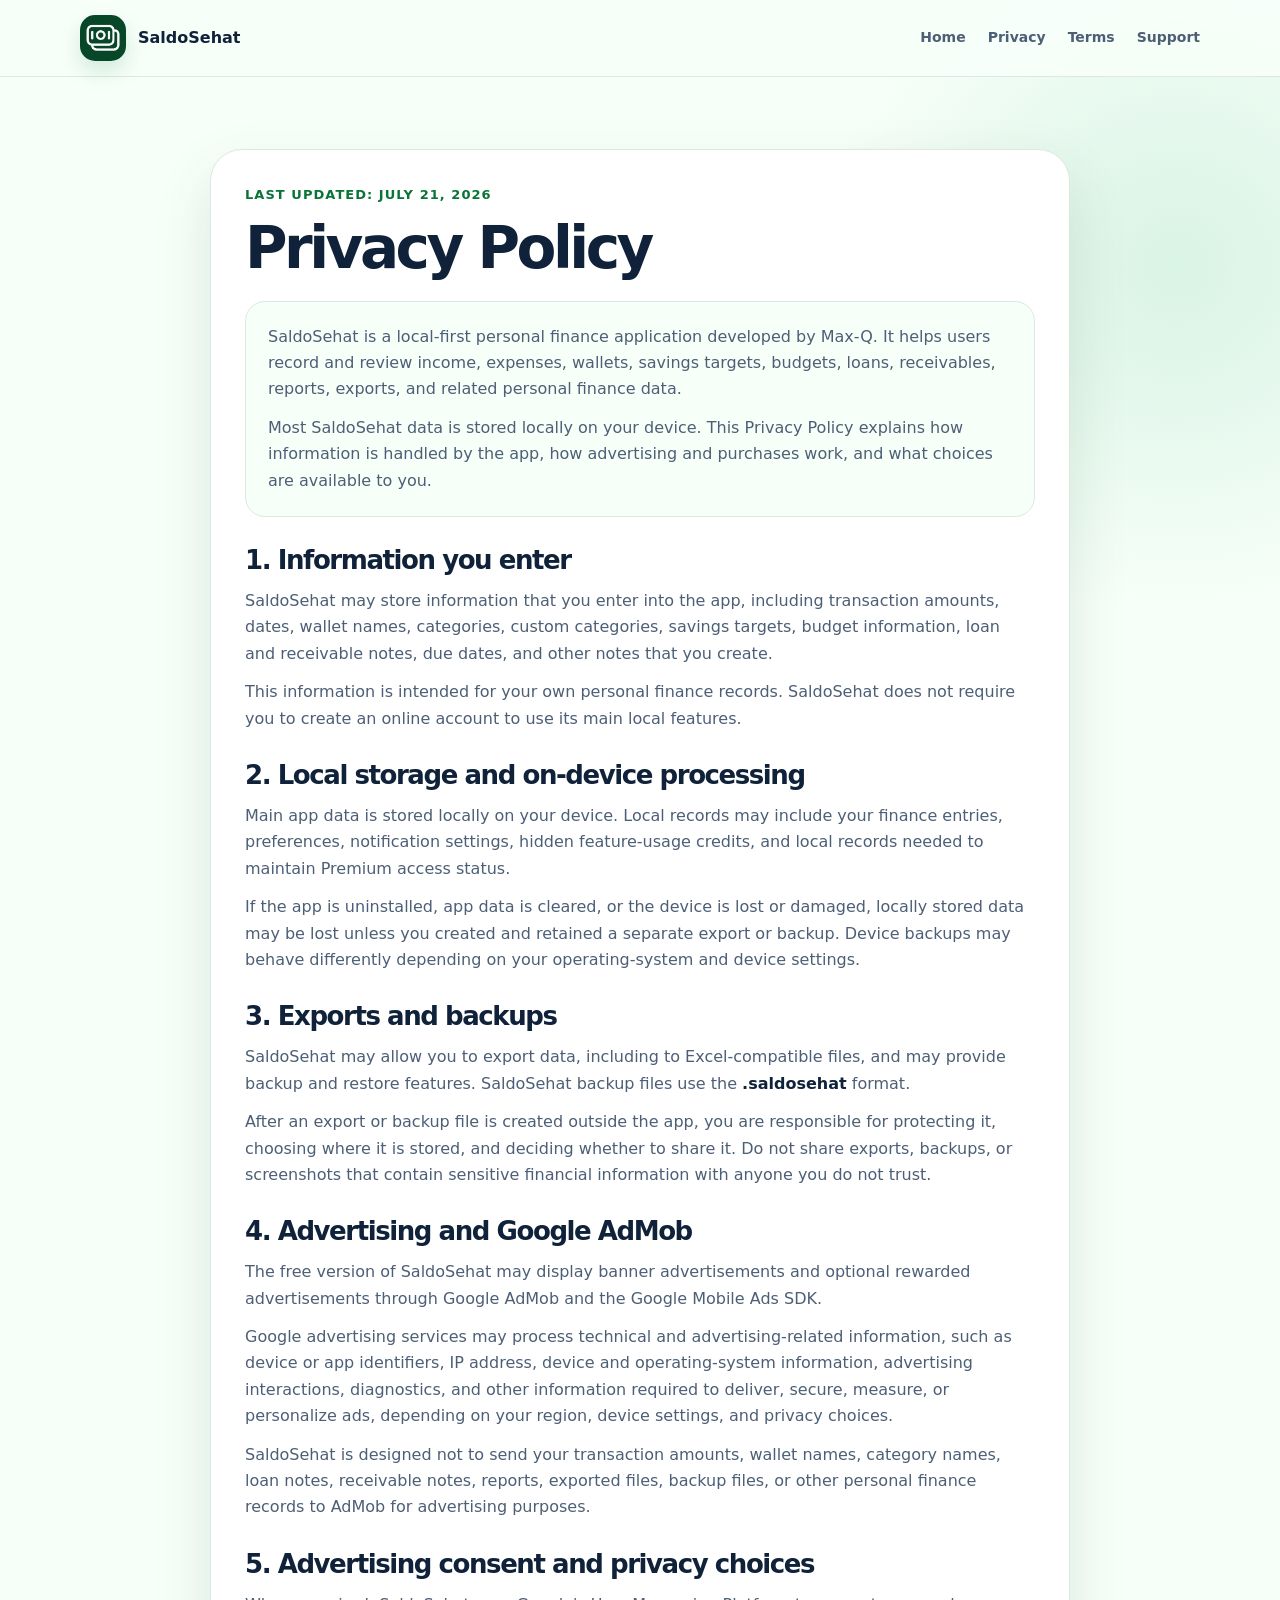
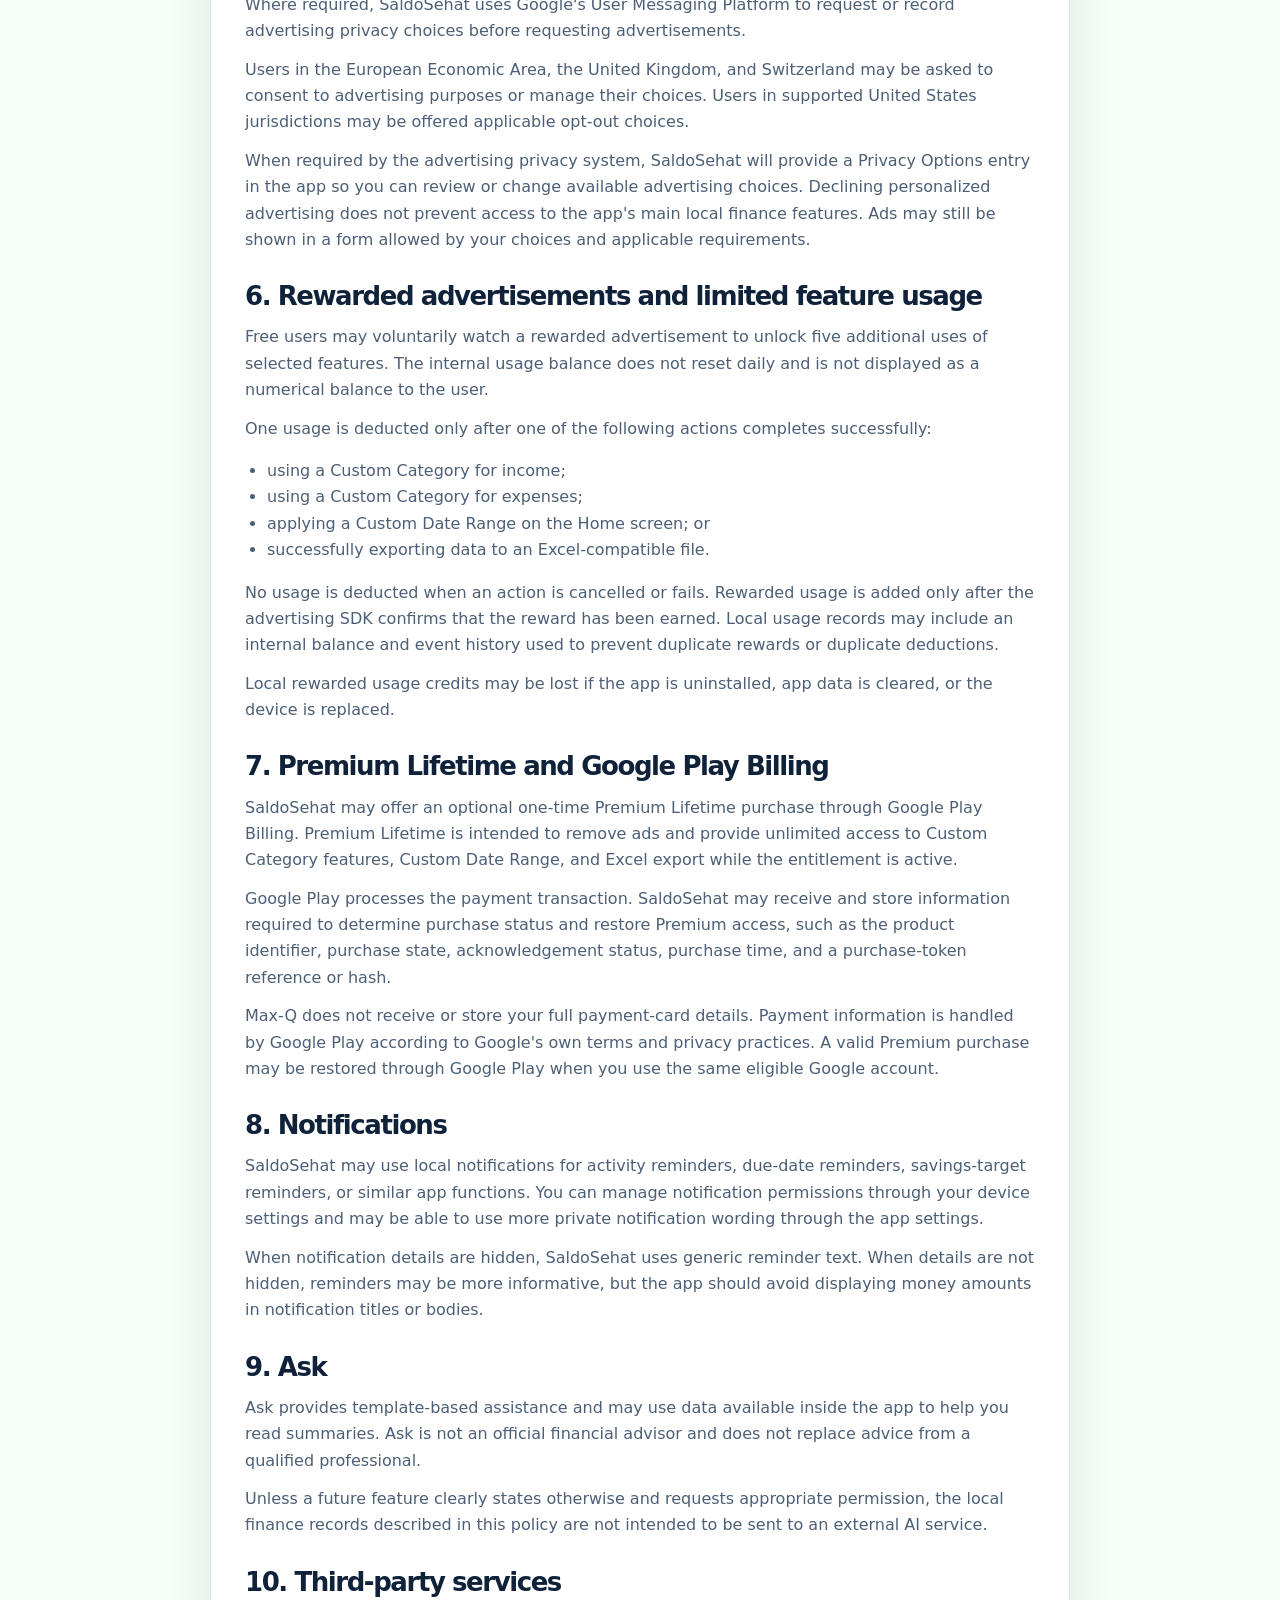
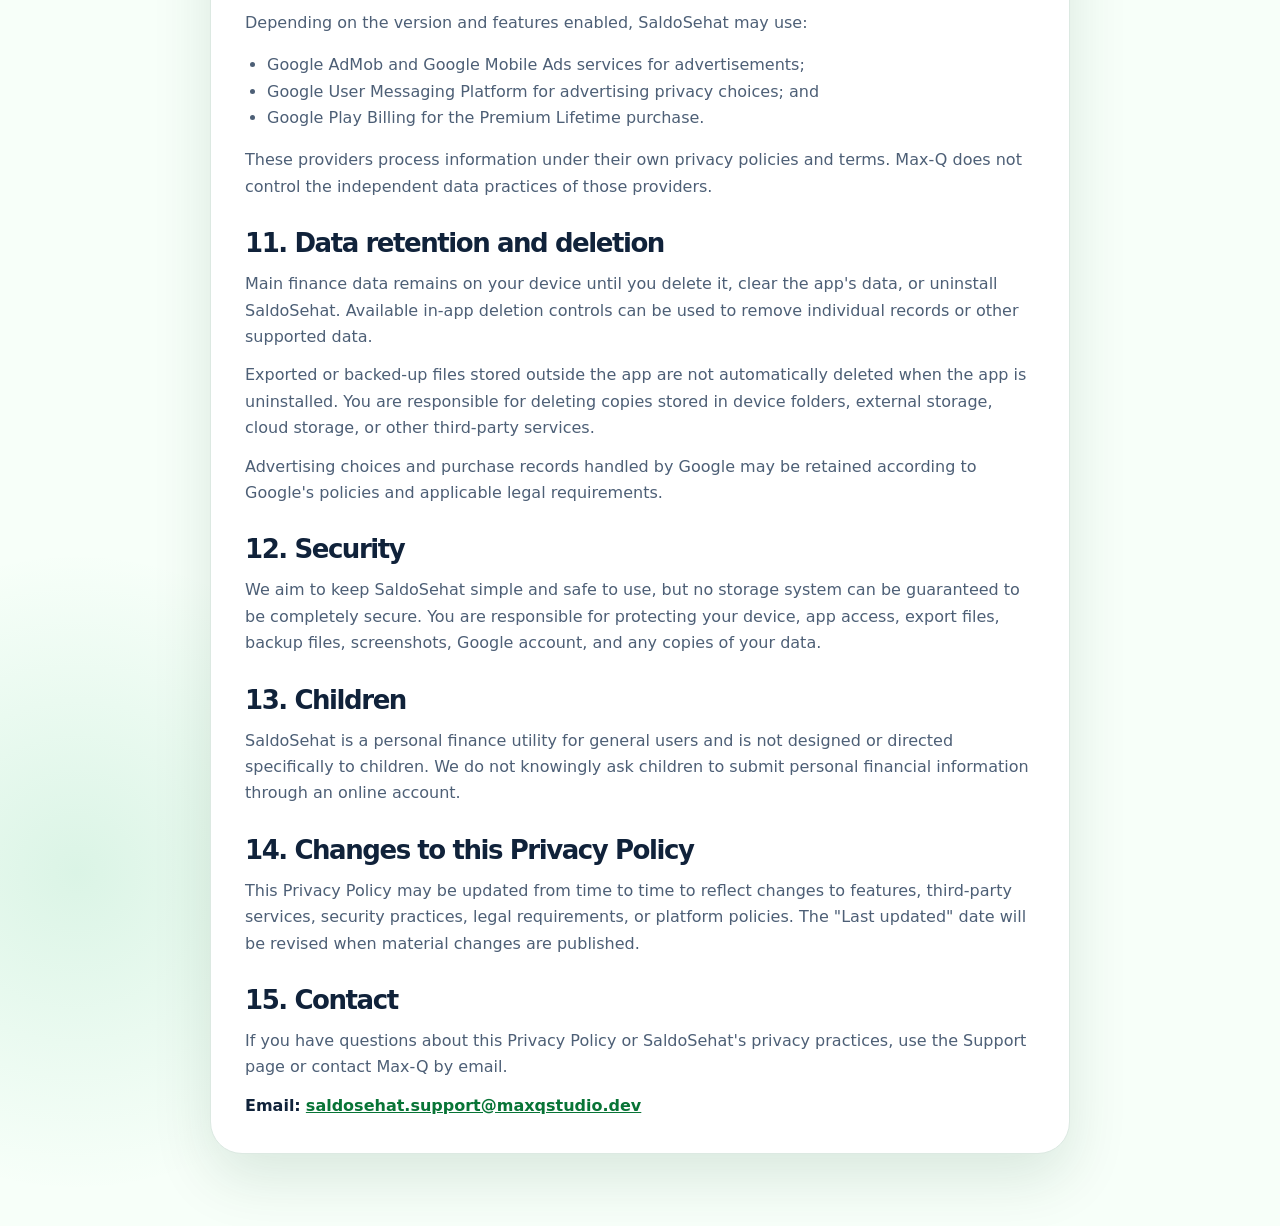
<file: saldosehat/privacy.html>
<!DOCTYPE html>
<html lang="en">
<head>
  <meta charset="UTF-8" />
  <meta name="viewport" content="width=device-width, initial-scale=1.0" />
  <title>Privacy Policy - SaldoSehat</title>
  <meta name="description" content="Privacy Policy for SaldoSehat, a local-first personal finance tracker with advertising and an optional Premium Lifetime purchase." />
  <link rel="icon" href="../images/favicon.png" />
  <link rel="stylesheet" href="saldosehat.css" />
</head>
<body>
  <header class="app-header">
    <div class="container header-inner">
      <a class="brand" href="index.html" aria-label="SaldoSehat home"><img src="../images/saldosehat_logo.png" alt="SaldoSehat logo" /><span>SaldoSehat</span></a>
      <nav class="nav" aria-label="Main navigation"><a href="index.html">Home</a><a href="privacy.html">Privacy</a><a href="terms.html">Terms</a><a href="support.html">Support</a></nav>
    </div>
  </header>

  <main class="legal-page">
    <article class="container legal-card">
      <p class="eyebrow">Last updated: July 21, 2026</p>
      <h1>Privacy Policy</h1>

      <div class="content-card">
        <p>
          SaldoSehat is a local-first personal finance application developed by Max-Q.
          It helps users record and review income, expenses, wallets, savings targets,
          budgets, loans, receivables, reports, exports, and related personal finance data.
        </p>
        <p>
          Most SaldoSehat data is stored locally on your device. This Privacy Policy
          explains how information is handled by the app, how advertising and purchases
          work, and what choices are available to you.
        </p>
      </div>

      <h2>1. Information you enter</h2>
      <p>
        SaldoSehat may store information that you enter into the app, including transaction
        amounts, dates, wallet names, categories, custom categories, savings targets, budget
        information, loan and receivable notes, due dates, and other notes that you create.
      </p>
      <p>
        This information is intended for your own personal finance records. SaldoSehat does
        not require you to create an online account to use its main local features.
      </p>

      <h2>2. Local storage and on-device processing</h2>
      <p>
        Main app data is stored locally on your device. Local records may include your finance
        entries, preferences, notification settings, hidden feature-usage credits, and local
        records needed to maintain Premium access status.
      </p>
      <p>
        If the app is uninstalled, app data is cleared, or the device is lost or damaged,
        locally stored data may be lost unless you created and retained a separate export or
        backup. Device backups may behave differently depending on your operating-system and
        device settings.
      </p>

      <h2>3. Exports and backups</h2>
      <p>
        SaldoSehat may allow you to export data, including to Excel-compatible files, and may
        provide backup and restore features. SaldoSehat backup files use the
        <strong>.saldosehat</strong> format.
      </p>
      <p>
        After an export or backup file is created outside the app, you are responsible for
        protecting it, choosing where it is stored, and deciding whether to share it. Do not
        share exports, backups, or screenshots that contain sensitive financial information
        with anyone you do not trust.
      </p>

      <h2>4. Advertising and Google AdMob</h2>
      <p>
        The free version of SaldoSehat may display banner advertisements and optional rewarded
        advertisements through Google AdMob and the Google Mobile Ads SDK.
      </p>
      <p>
        Google advertising services may process technical and advertising-related information,
        such as device or app identifiers, IP address, device and operating-system information,
        advertising interactions, diagnostics, and other information required to deliver,
        secure, measure, or personalize ads, depending on your region, device settings, and
        privacy choices.
      </p>
      <p>
        SaldoSehat is designed not to send your transaction amounts, wallet names, category
        names, loan notes, receivable notes, reports, exported files, backup files, or other
        personal finance records to AdMob for advertising purposes.
      </p>

      <h2>5. Advertising consent and privacy choices</h2>
      <p>
        Where required, SaldoSehat uses Google's User Messaging Platform to request or record
        advertising privacy choices before requesting advertisements.
      </p>
      <p>
        Users in the European Economic Area, the United Kingdom, and Switzerland may be asked
        to consent to advertising purposes or manage their choices. Users in supported United
        States jurisdictions may be offered applicable opt-out choices.
      </p>
      <p>
        When required by the advertising privacy system, SaldoSehat will provide a Privacy
        Options entry in the app so you can review or change available advertising choices.
        Declining personalized advertising does not prevent access to the app's main local
        finance features. Ads may still be shown in a form allowed by your choices and
        applicable requirements.
      </p>

      <h2>6. Rewarded advertisements and limited feature usage</h2>
      <p>
        Free users may voluntarily watch a rewarded advertisement to unlock five additional
        uses of selected features. The internal usage balance does not reset daily and is not
        displayed as a numerical balance to the user.
      </p>
      <p>One usage is deducted only after one of the following actions completes successfully:</p>
      <ul>
        <li>using a Custom Category for income;</li>
        <li>using a Custom Category for expenses;</li>
        <li>applying a Custom Date Range on the Home screen; or</li>
        <li>successfully exporting data to an Excel-compatible file.</li>
      </ul>
      <p>
        No usage is deducted when an action is cancelled or fails. Rewarded usage is added only
        after the advertising SDK confirms that the reward has been earned. Local usage records
        may include an internal balance and event history used to prevent duplicate rewards or
        duplicate deductions.
      </p>
      <p>
        Local rewarded usage credits may be lost if the app is uninstalled, app data is cleared,
        or the device is replaced.
      </p>

      <h2>7. Premium Lifetime and Google Play Billing</h2>
      <p>
        SaldoSehat may offer an optional one-time Premium Lifetime purchase through Google Play
        Billing. Premium Lifetime is intended to remove ads and provide unlimited access to
        Custom Category features, Custom Date Range, and Excel export while the entitlement is
        active.
      </p>
      <p>
        Google Play processes the payment transaction. SaldoSehat may receive and store
        information required to determine purchase status and restore Premium access, such as
        the product identifier, purchase state, acknowledgement status, purchase time, and a
        purchase-token reference or hash.
      </p>
      <p>
        Max-Q does not receive or store your full payment-card details. Payment information is
        handled by Google Play according to Google's own terms and privacy practices. A valid
        Premium purchase may be restored through Google Play when you use the same eligible
        Google account.
      </p>

      <h2>8. Notifications</h2>
      <p>
        SaldoSehat may use local notifications for activity reminders, due-date reminders,
        savings-target reminders, or similar app functions. You can manage notification
        permissions through your device settings and may be able to use more private notification
        wording through the app settings.
      </p>
      <p>
        When notification details are hidden, SaldoSehat uses generic reminder text. When details
        are not hidden, reminders may be more informative, but the app should avoid displaying
        money amounts in notification titles or bodies.
      </p>

      <h2>9. Ask</h2>
      <p>
        Ask provides template-based assistance and may use data available inside the app to help
        you read summaries. Ask is not an official financial advisor and does not replace advice
        from a qualified professional.
      </p>
      <p>
        Unless a future feature clearly states otherwise and requests appropriate permission,
        the local finance records described in this policy are not intended to be sent to an
        external AI service.
      </p>

      <h2>10. Third-party services</h2>
      <p>Depending on the version and features enabled, SaldoSehat may use:</p>
      <ul>
        <li>Google AdMob and Google Mobile Ads services for advertisements;</li>
        <li>Google User Messaging Platform for advertising privacy choices; and</li>
        <li>Google Play Billing for the Premium Lifetime purchase.</li>
      </ul>
      <p>
        These providers process information under their own privacy policies and terms. Max-Q
        does not control the independent data practices of those providers.
      </p>

      <h2>11. Data retention and deletion</h2>
      <p>
        Main finance data remains on your device until you delete it, clear the app's data, or
        uninstall SaldoSehat. Available in-app deletion controls can be used to remove individual
        records or other supported data.
      </p>
      <p>
        Exported or backed-up files stored outside the app are not automatically deleted when the
        app is uninstalled. You are responsible for deleting copies stored in device folders,
        external storage, cloud storage, or other third-party services.
      </p>
      <p>
        Advertising choices and purchase records handled by Google may be retained according to
        Google's policies and applicable legal requirements.
      </p>

      <h2>12. Security</h2>
      <p>
        We aim to keep SaldoSehat simple and safe to use, but no storage system can be guaranteed
        to be completely secure. You are responsible for protecting your device, app access,
        export files, backup files, screenshots, Google account, and any copies of your data.
      </p>

      <h2>13. Children</h2>
      <p>
        SaldoSehat is a personal finance utility for general users and is not designed or directed
        specifically to children. We do not knowingly ask children to submit personal financial
        information through an online account.
      </p>

      <h2>14. Changes to this Privacy Policy</h2>
      <p>
        This Privacy Policy may be updated from time to time to reflect changes to features,
        third-party services, security practices, legal requirements, or platform policies. The
        "Last updated" date will be revised when material changes are published.
      </p>

      <h2>15. Contact</h2>
      <p>
        If you have questions about this Privacy Policy or SaldoSehat's privacy practices, use
        the Support page or contact Max-Q by email.
      </p>
      <p><strong>Email:</strong> <a href="mailto:saldosehat.support@maxqstudio.dev">saldosehat.support@maxqstudio.dev</a></p>
    </article>
  </main>
</body>
</html>
</file>
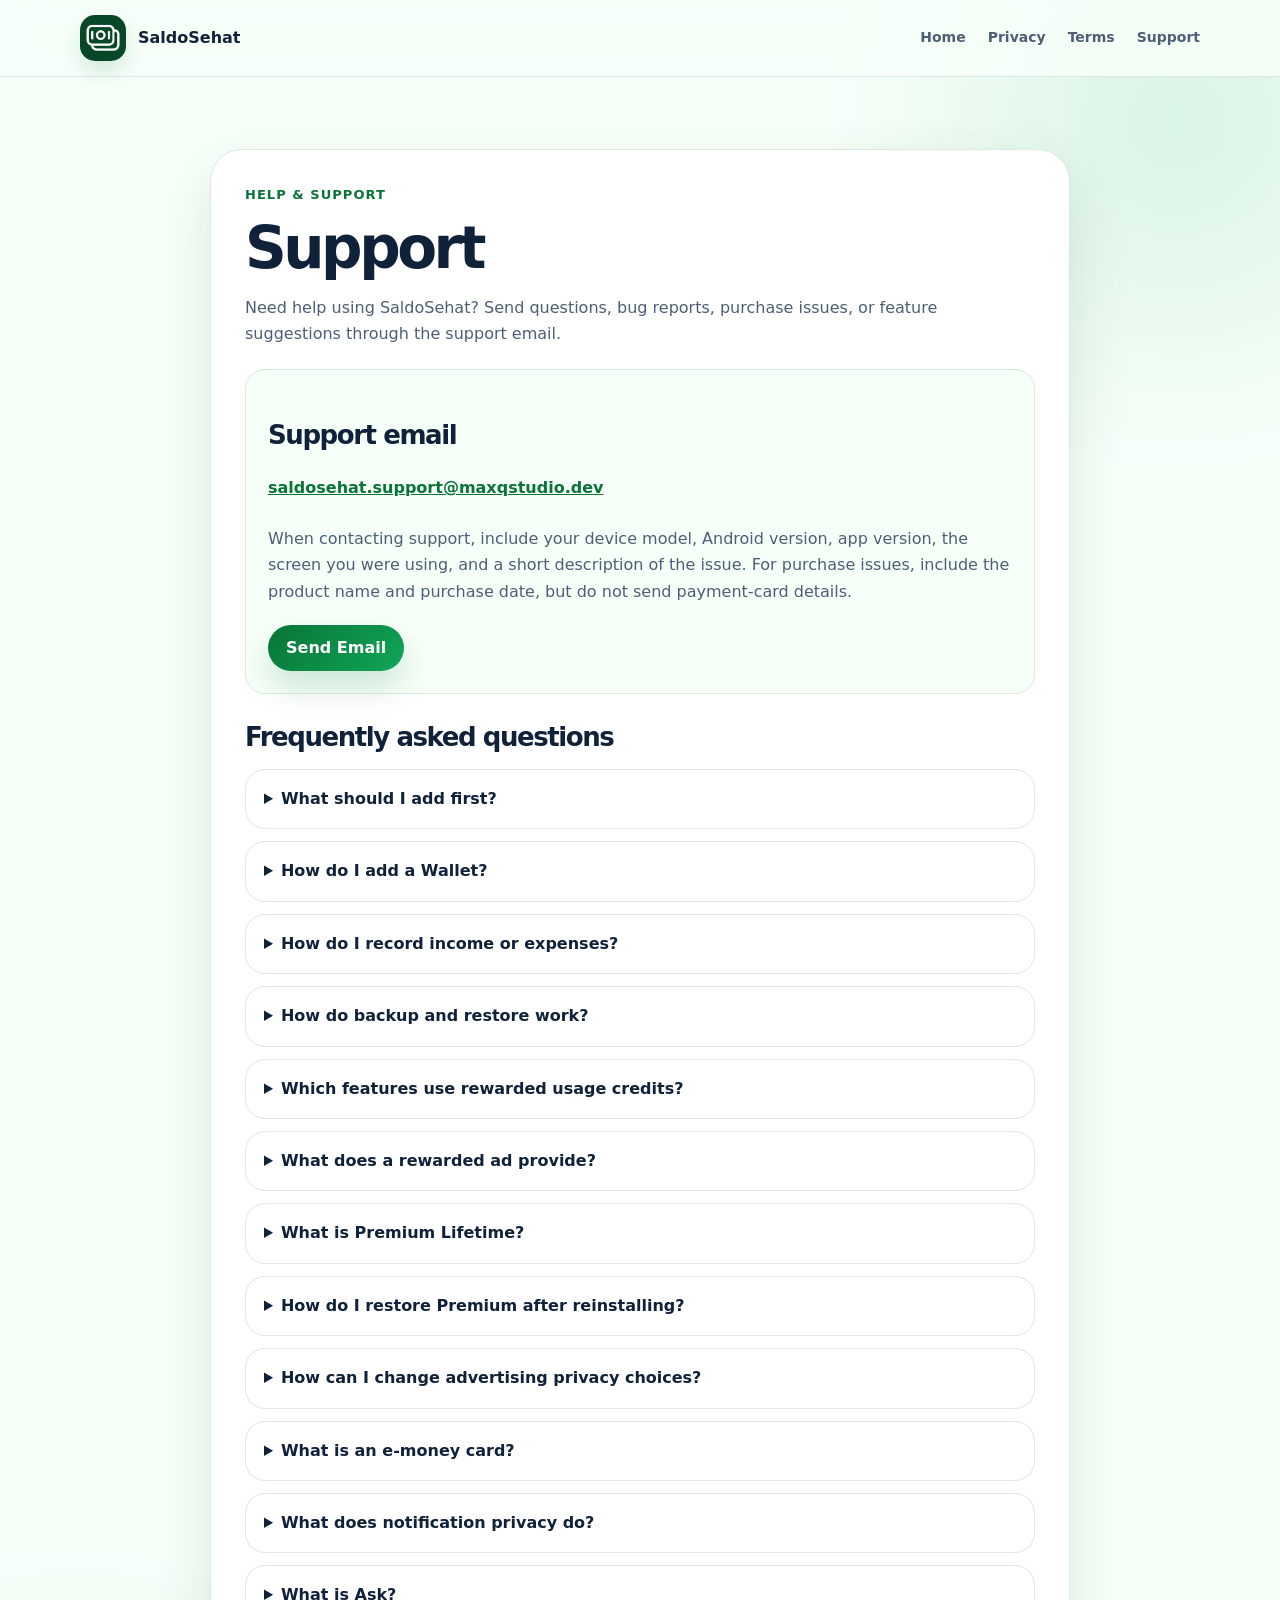
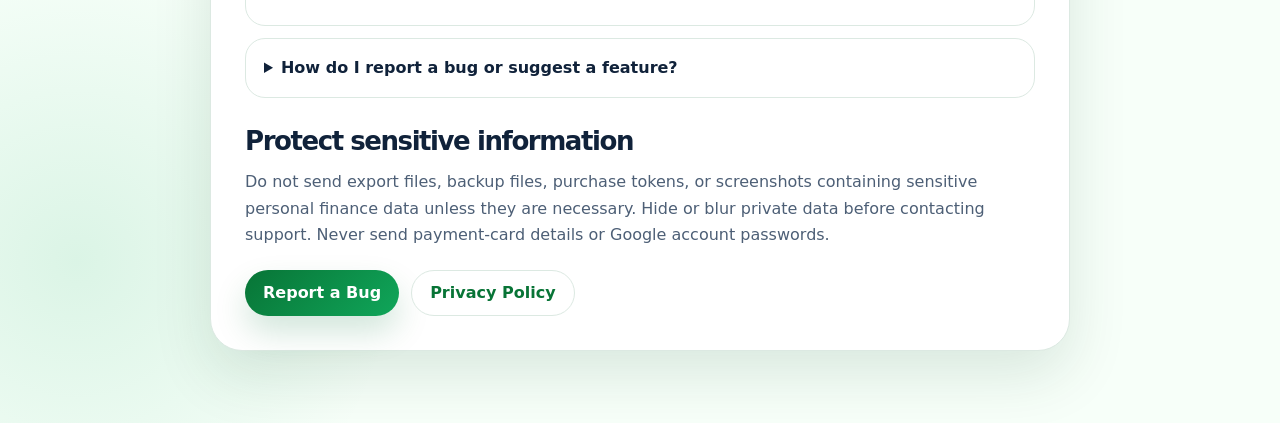
<file: saldosehat/support.html>
<!DOCTYPE html>
<html lang="en">
<head>
  <meta charset="UTF-8" />
  <meta name="viewport" content="width=device-width, initial-scale=1.0" />
  <title>Support - SaldoSehat</title>
  <meta name="description" content="Help and support for SaldoSehat." />
  <link rel="icon" href="../images/favicon.png" />
  <link rel="stylesheet" href="saldosehat.css" />
</head>
<body>
  <header class="app-header">
    <div class="container header-inner">
      <a class="brand" href="index.html" aria-label="SaldoSehat home"><img src="../images/saldosehat_logo.png" alt="SaldoSehat logo" /><span>SaldoSehat</span></a>
      <nav class="nav" aria-label="Main navigation"><a href="index.html">Home</a><a href="privacy.html">Privacy</a><a href="terms.html">Terms</a><a href="support.html">Support</a></nav>
    </div>
  </header>

  <main class="legal-page">
    <article class="container legal-card">
      <p class="eyebrow">Help &amp; Support</p>
      <h1>Support</h1>
      <p>
        Need help using SaldoSehat? Send questions, bug reports, purchase issues, or
        feature suggestions through the support email.
      </p>

      <div class="content-card support-card">
        <h2>Support email</h2>
        <p><strong><a href="mailto:saldosehat.support@maxqstudio.dev">saldosehat.support@maxqstudio.dev</a></strong></p>
        <p>
          When contacting support, include your device model, Android version, app version,
          the screen you were using, and a short description of the issue. For purchase issues,
          include the product name and purchase date, but do not send payment-card details.
        </p>
        <a class="button primary" href="mailto:saldosehat.support@maxqstudio.dev?subject=SaldoSehat%20Support%20Request">Send Email</a>
      </div>

      <h2>Frequently asked questions</h2>
      <div class="faq-list">
        <details>
          <summary>What should I add first?</summary>
          <p>
            Start with Wallets. Add cash, a bank account, an e-wallet, or a prepaid e-money
            card. Then record income and expenses using the correct wallet. After that, add
            targets, loans, receivables, and create backups regularly.
          </p>
        </details>

        <details>
          <summary>How do I add a Wallet?</summary>
          <p>
            A Wallet represents where your money is stored, such as cash, a bank account,
            an e-wallet, or a prepaid e-money card. Select the correct Wallet when recording
            a transaction so the related balance is updated correctly.
          </p>
        </details>

        <details>
          <summary>How do I record income or expenses?</summary>
          <p>
            Open Transactions, choose income or expense, and enter the amount, date, category,
            wallet, and an optional note. Review the selected wallet and category before saving.
          </p>
        </details>

        <details>
          <summary>How do backup and restore work?</summary>
          <p>
            SaldoSehat backup files use the <strong>.saldosehat</strong> format. Store backup
            files in a secure location. Restore accepts valid SaldoSehat backup files only;
            generic <strong>.json</strong> files are not supported for restore.
          </p>
        </details>

        <details>
          <summary>Which features use rewarded usage credits?</summary>
          <p>
            In the free version, one internal usage credit is deducted after a successful use
            of Custom Category for income, Custom Category for expenses, Custom Date Range on
            the Home screen, or Excel-compatible data export. The numerical balance is not shown.
          </p>
        </details>

        <details>
          <summary>What does a rewarded ad provide?</summary>
          <p>
            Completing an optional rewarded advertisement adds five internal usage credits.
            Credits are added only after the ad service confirms the reward. If an ad is closed
            early or fails, no reward is added.
          </p>
        </details>

        <details>
          <summary>What is Premium Lifetime?</summary>
          <p>
            Premium Lifetime is an optional one-time Google Play purchase intended to remove
            SaldoSehat ads and provide unlimited access to Custom Category, Custom Date Range,
            and Excel export while the entitlement remains active.
          </p>
        </details>

        <details>
          <summary>How do I restore Premium after reinstalling?</summary>
          <p>
            Use the same eligible Google account that completed the purchase, connect to Google
            Play, and use the restore or purchase-status check available in the app. Google Play
            must recognize the purchase for Premium access to be restored.
          </p>
        </details>

        <details>
          <summary>How can I change advertising privacy choices?</summary>
          <p>
            Where required, open Privacy Options from the app settings to review or update
            available advertising choices. The option may only appear in regions or situations
            where the advertising privacy system requires it.
          </p>
        </details>

        <details>
          <summary>What is an e-money card?</summary>
          <p>
            An e-money card is a prepaid balance, such as a transport card, toll card, or other
            prepaid electronic-money card. It is not a credit card, pay-later product, loan, or
            credit limit.
          </p>
        </details>

        <details>
          <summary>What does notification privacy do?</summary>
          <p>
            Hiding notification details changes the notification wording. Notifications can
            still appear, but they use more private text. SaldoSehat should avoid displaying
            money amounts in notification titles or bodies.
          </p>
        </details>

        <details>
          <summary>What is Ask?</summary>
          <p>
            Ask helps you read summaries based on data available in the app. It is not an
            official financial advisor and should not be the only basis for a financial decision.
          </p>
        </details>

        <details>
          <summary>How do I report a bug or suggest a feature?</summary>
          <p>
            Contact saldosehat.support@maxqstudio.dev. Include the steps you took, what happened,
            what you expected, the screen you were using, and device details when possible.
          </p>
        </details>
      </div>

      <h2>Protect sensitive information</h2>
      <p>
        Do not send export files, backup files, purchase tokens, or screenshots containing
        sensitive personal finance data unless they are necessary. Hide or blur private data
        before contacting support. Never send payment-card details or Google account passwords.
      </p>

      <div class="support-links">
        <a class="button primary" href="mailto:saldosehat.support@maxqstudio.dev?subject=SaldoSehat%20Bug%20Report">Report a Bug</a>
        <a class="button secondary" href="privacy.html">Privacy Policy</a>
      </div>
    </article>
  </main>
</body>
</html>
</file>
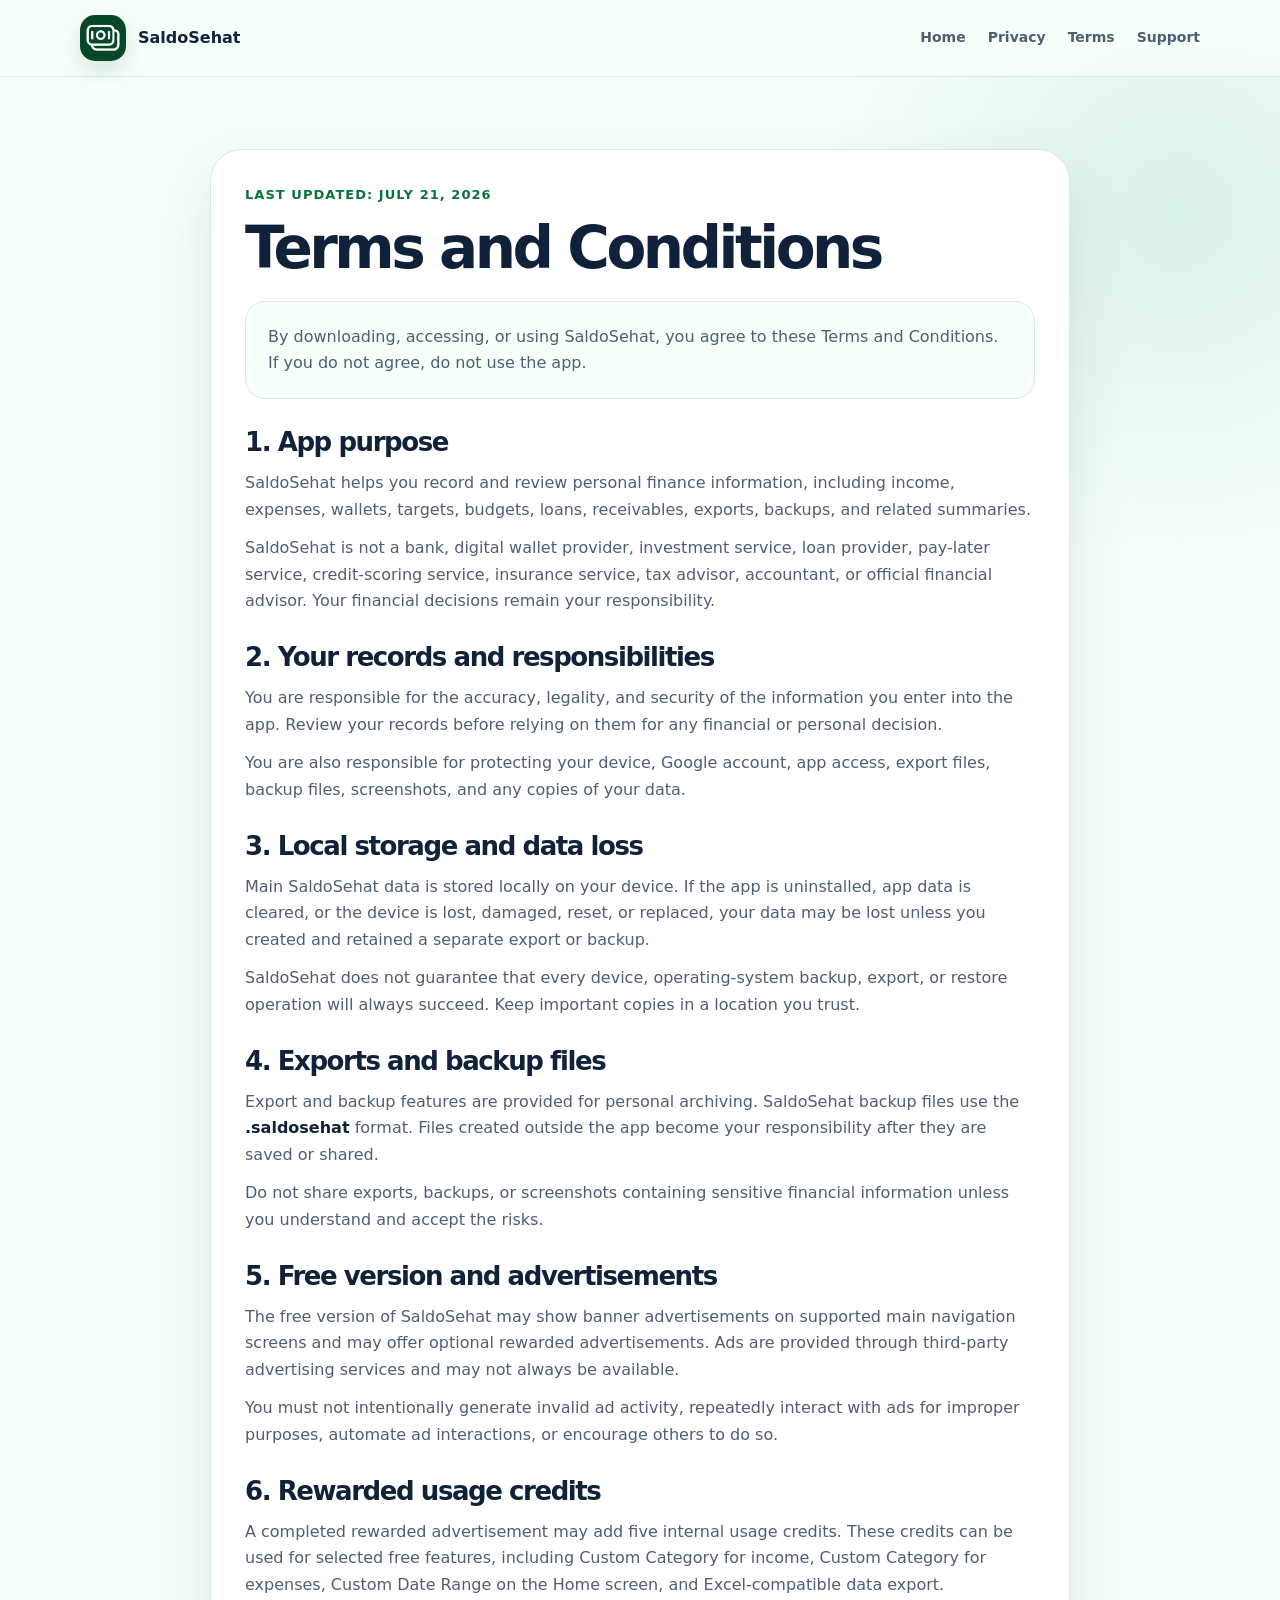
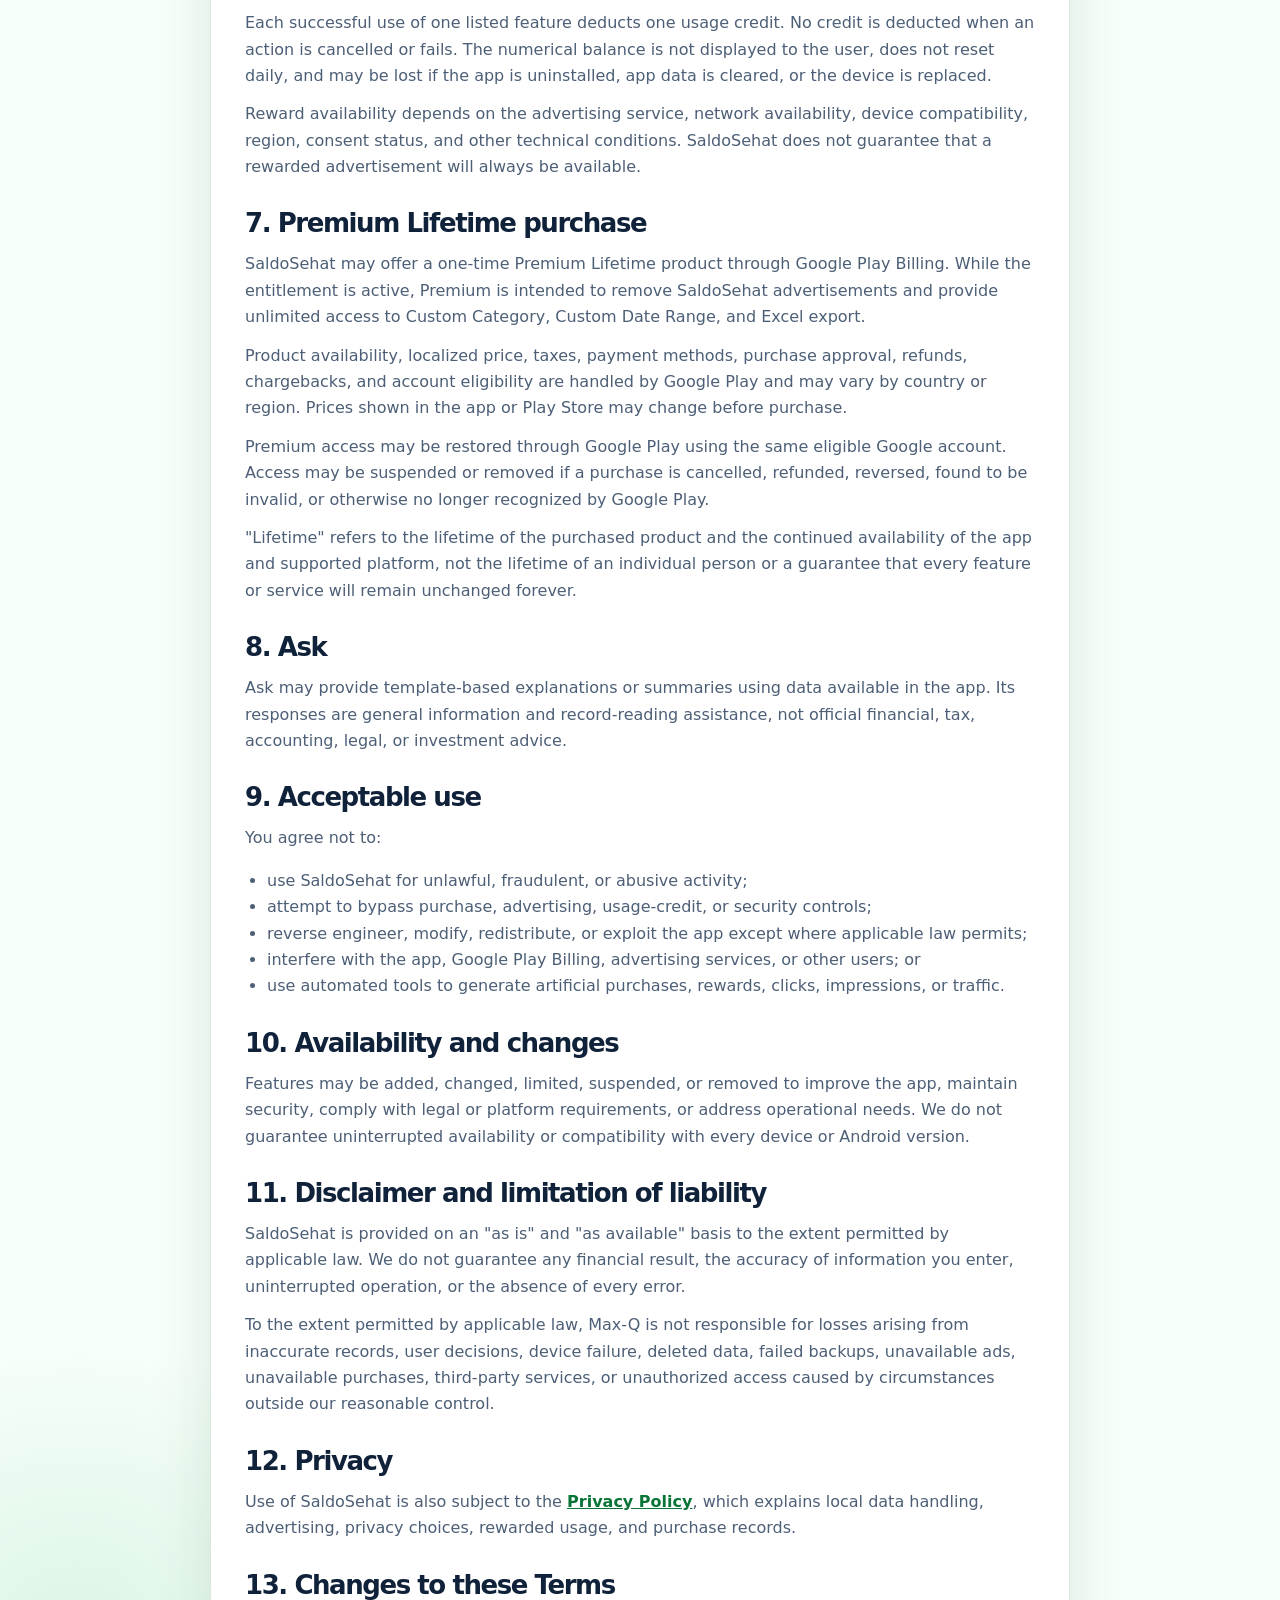
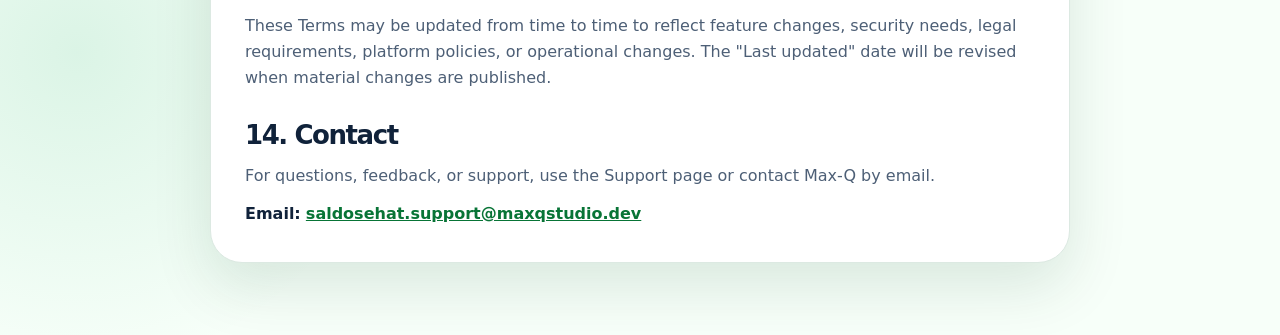
<file: saldosehat/terms.html>
<!DOCTYPE html>
<html lang="en">
<head>
  <meta charset="UTF-8" />
  <meta name="viewport" content="width=device-width, initial-scale=1.0" />
  <title>Terms and Conditions - SaldoSehat</title>
  <meta name="description" content="Terms and Conditions for using SaldoSehat." />
  <link rel="icon" href="../images/favicon.png" />
  <link rel="stylesheet" href="saldosehat.css" />
</head>
<body>
  <header class="app-header">
    <div class="container header-inner">
      <a class="brand" href="index.html" aria-label="SaldoSehat home"><img src="../images/saldosehat_logo.png" alt="SaldoSehat logo" /><span>SaldoSehat</span></a>
      <nav class="nav" aria-label="Main navigation"><a href="index.html">Home</a><a href="privacy.html">Privacy</a><a href="terms.html">Terms</a><a href="support.html">Support</a></nav>
    </div>
  </header>

  <main class="legal-page">
    <article class="container legal-card">
      <p class="eyebrow">Last updated: July 21, 2026</p>
      <h1>Terms and Conditions</h1>

      <div class="content-card">
        <p>
          By downloading, accessing, or using SaldoSehat, you agree to these Terms and
          Conditions. If you do not agree, do not use the app.
        </p>
      </div>

      <h2>1. App purpose</h2>
      <p>
        SaldoSehat helps you record and review personal finance information, including income,
        expenses, wallets, targets, budgets, loans, receivables, exports, backups, and related
        summaries.
      </p>
      <p>
        SaldoSehat is not a bank, digital wallet provider, investment service, loan provider,
        pay-later service, credit-scoring service, insurance service, tax advisor, accountant,
        or official financial advisor. Your financial decisions remain your responsibility.
      </p>

      <h2>2. Your records and responsibilities</h2>
      <p>
        You are responsible for the accuracy, legality, and security of the information you
        enter into the app. Review your records before relying on them for any financial or
        personal decision.
      </p>
      <p>
        You are also responsible for protecting your device, Google account, app access,
        export files, backup files, screenshots, and any copies of your data.
      </p>

      <h2>3. Local storage and data loss</h2>
      <p>
        Main SaldoSehat data is stored locally on your device. If the app is uninstalled, app
        data is cleared, or the device is lost, damaged, reset, or replaced, your data may be
        lost unless you created and retained a separate export or backup.
      </p>
      <p>
        SaldoSehat does not guarantee that every device, operating-system backup, export, or
        restore operation will always succeed. Keep important copies in a location you trust.
      </p>

      <h2>4. Exports and backup files</h2>
      <p>
        Export and backup features are provided for personal archiving. SaldoSehat backup files
        use the <strong>.saldosehat</strong> format. Files created outside the app become your
        responsibility after they are saved or shared.
      </p>
      <p>
        Do not share exports, backups, or screenshots containing sensitive financial information
        unless you understand and accept the risks.
      </p>

      <h2>5. Free version and advertisements</h2>
      <p>
        The free version of SaldoSehat may show banner advertisements on supported main navigation
        screens and may offer optional rewarded advertisements. Ads are provided through third-party
        advertising services and may not always be available.
      </p>
      <p>
        You must not intentionally generate invalid ad activity, repeatedly interact with ads for
        improper purposes, automate ad interactions, or encourage others to do so.
      </p>

      <h2>6. Rewarded usage credits</h2>
      <p>
        A completed rewarded advertisement may add five internal usage credits. These credits can
        be used for selected free features, including Custom Category for income, Custom Category
        for expenses, Custom Date Range on the Home screen, and Excel-compatible data export.
      </p>
      <p>
        Each successful use of one listed feature deducts one usage credit. No credit is deducted
        when an action is cancelled or fails. The numerical balance is not displayed to the user,
        does not reset daily, and may be lost if the app is uninstalled, app data is cleared, or the
        device is replaced.
      </p>
      <p>
        Reward availability depends on the advertising service, network availability, device
        compatibility, region, consent status, and other technical conditions. SaldoSehat does not
        guarantee that a rewarded advertisement will always be available.
      </p>

      <h2>7. Premium Lifetime purchase</h2>
      <p>
        SaldoSehat may offer a one-time Premium Lifetime product through Google Play Billing.
        While the entitlement is active, Premium is intended to remove SaldoSehat advertisements
        and provide unlimited access to Custom Category, Custom Date Range, and Excel export.
      </p>
      <p>
        Product availability, localized price, taxes, payment methods, purchase approval, refunds,
        chargebacks, and account eligibility are handled by Google Play and may vary by country or
        region. Prices shown in the app or Play Store may change before purchase.
      </p>
      <p>
        Premium access may be restored through Google Play using the same eligible Google account.
        Access may be suspended or removed if a purchase is cancelled, refunded, reversed, found to
        be invalid, or otherwise no longer recognized by Google Play.
      </p>
      <p>
        "Lifetime" refers to the lifetime of the purchased product and the continued availability
        of the app and supported platform, not the lifetime of an individual person or a guarantee
        that every feature or service will remain unchanged forever.
      </p>

      <h2>8. Ask</h2>
      <p>
        Ask may provide template-based explanations or summaries using data available in the app.
        Its responses are general information and record-reading assistance, not official financial,
        tax, accounting, legal, or investment advice.
      </p>

      <h2>9. Acceptable use</h2>
      <p>You agree not to:</p>
      <ul>
        <li>use SaldoSehat for unlawful, fraudulent, or abusive activity;</li>
        <li>attempt to bypass purchase, advertising, usage-credit, or security controls;</li>
        <li>reverse engineer, modify, redistribute, or exploit the app except where applicable law permits;</li>
        <li>interfere with the app, Google Play Billing, advertising services, or other users; or</li>
        <li>use automated tools to generate artificial purchases, rewards, clicks, impressions, or traffic.</li>
      </ul>

      <h2>10. Availability and changes</h2>
      <p>
        Features may be added, changed, limited, suspended, or removed to improve the app, maintain
        security, comply with legal or platform requirements, or address operational needs. We do
        not guarantee uninterrupted availability or compatibility with every device or Android version.
      </p>

      <h2>11. Disclaimer and limitation of liability</h2>
      <p>
        SaldoSehat is provided on an "as is" and "as available" basis to the extent permitted by
        applicable law. We do not guarantee any financial result, the accuracy of information you
        enter, uninterrupted operation, or the absence of every error.
      </p>
      <p>
        To the extent permitted by applicable law, Max-Q is not responsible for losses arising from
        inaccurate records, user decisions, device failure, deleted data, failed backups, unavailable
        ads, unavailable purchases, third-party services, or unauthorized access caused by circumstances
        outside our reasonable control.
      </p>

      <h2>12. Privacy</h2>
      <p>
        Use of SaldoSehat is also subject to the <a href="privacy.html">Privacy Policy</a>, which
        explains local data handling, advertising, privacy choices, rewarded usage, and purchase records.
      </p>

      <h2>13. Changes to these Terms</h2>
      <p>
        These Terms may be updated from time to time to reflect feature changes, security needs,
        legal requirements, platform policies, or operational changes. The "Last updated" date will
        be revised when material changes are published.
      </p>

      <h2>14. Contact</h2>
      <p>
        For questions, feedback, or support, use the Support page or contact Max-Q by email.
      </p>
      <p><strong>Email:</strong> <a href="mailto:saldosehat.support@maxqstudio.dev">saldosehat.support@maxqstudio.dev</a></p>
    </article>
  </main>
</body>
</html>
</file>
<file: style.css>
:root {
  --bg: #031221;
  --bg-deep: #020b14;
  --panel: rgba(10, 29, 51, 0.78);
  --panel-strong: rgba(12, 33, 57, 0.95);
  --cyan: #29e7ff;
  --cyan-dark: #10bddb;
  --teal: #16b6ba;
  --white: #f1f8ff;
  --text: #dcecff;
  --soft: #a9c0d8;
  --muted: #7f99b5;
  --line: rgba(142, 176, 212, 0.18);
  --line-strong: rgba(41, 231, 255, 0.3);
  --shadow: 0 24px 70px rgba(0, 0, 0, 0.36);
  --radius-lg: 32px;
  --radius-md: 20px;
  --max: 1120px;
}

* { box-sizing: border-box; }
html { scroll-behavior: smooth; }
body {
  margin: 0;
  font-family: Inter, ui-sans-serif, system-ui, -apple-system, BlinkMacSystemFont, "Segoe UI", sans-serif;
  background:
    radial-gradient(circle at 6% 90%, rgba(22, 182, 186, 0.18), transparent 20rem),
    radial-gradient(circle at 88% 4%, rgba(41, 231, 255, 0.18), transparent 24rem),
    linear-gradient(180deg, var(--bg-deep) 0%, var(--bg) 50%, #041827 100%);
  color: var(--text);
  line-height: 1.65;
}

body::before {
  content: "";
  position: fixed;
  inset: 0;
  pointer-events: none;
  background-image:
    linear-gradient(rgba(255,255,255,.025) 1px, transparent 1px),
    linear-gradient(90deg, rgba(255,255,255,.025) 1px, transparent 1px);
  background-size: 64px 64px;
  mask-image: linear-gradient(to bottom, rgba(0,0,0,.5), transparent 72%);
}

a { color: inherit; }
img { display: block; max-width: 100%; }
p { margin: 0; color: var(--soft); }

.container { width: min(var(--max), calc(100% - 32px)); margin: 0 auto; }
.section { padding: 92px 0; }
.section-anchor { scroll-margin-top: 96px; }

.bg-orb {
  position: fixed;
  border-radius: 999px;
  pointer-events: none;
  filter: blur(12px);
  opacity: .45;
}
.orb-a { width: 24rem; height: 24rem; right: -10rem; top: 5rem; background: rgba(41, 231, 255, .11); }
.orb-b { width: 22rem; height: 22rem; left: -10rem; bottom: 2rem; background: rgba(22, 182, 186, .13); }

.site-header {
  position: sticky;
  top: 0;
  z-index: 30;
  background: rgba(2, 12, 22, 0.74);
  backdrop-filter: blur(18px);
  border-bottom: 1px solid var(--line);
}
.header-inner {
  min-height: 78px;
  display: flex;
  align-items: center;
  justify-content: space-between;
  gap: 24px;
}
.brand {
  display: flex;
  align-items: center;
  gap: 12px;
  text-decoration: none;
  font-weight: 850;
  color: var(--white);
}
.brand img {
  width: 48px;
  height: 48px;
  object-fit: cover;
  border-radius: 16px;
  border: 1px solid rgba(41, 231, 255, .18);
}
.nav {
  display: flex;
  gap: 26px;
  color: var(--soft);
  font-size: 14px;
  font-weight: 750;
}
.nav a { text-decoration: none; transition: color .2s ease; }
.nav a:hover { color: var(--cyan); }
.menu-toggle {
  display: none;
  width: 44px;
  height: 44px;
  border: 1px solid var(--line);
  border-radius: 14px;
  background: rgba(255,255,255,.03);
}
.menu-toggle span { display: block; width: 18px; height: 2px; margin: 5px auto; background: var(--white); }

.hero { padding-top: 112px; }
.hero-layout,
.content-layout {
  display: grid;
  grid-template-columns: .72fr 1.28fr;
  gap: 64px;
  align-items: start;
}
.profile-column {
  position: sticky;
  top: 118px;
}
.profile-logo {
  width: 92px;
  height: 92px;
  object-fit: cover;
  border-radius: 28px;
  border: 1px solid var(--line-strong);
  box-shadow: var(--shadow);
  margin-bottom: 24px;
}
.label,
.eyebrow {
  color: var(--cyan);
  text-transform: uppercase;
  letter-spacing: .08em;
  font-size: 13px;
  font-weight: 850;
  margin: 0 0 14px;
}
h1 {
  margin: 0;
  color: var(--white);
  font-size: clamp(48px, 7vw, 90px);
  line-height: .9;
  letter-spacing: -0.075em;
}
.profile-lead {
  margin-top: 22px;
  max-width: 340px;
  font-size: 18px;
}
.profile-links {
  display: grid;
  gap: 12px;
  margin-top: 34px;
  max-width: 280px;
}
.profile-links a {
  text-decoration: none;
  color: var(--soft);
  border-left: 2px solid var(--line);
  padding-left: 14px;
  font-weight: 760;
  transition: color .2s ease, border-color .2s ease, padding-left .2s ease;
}
.profile-links a:hover { color: var(--cyan); border-color: var(--cyan); padding-left: 20px; }

.hero-card,
.project-card,
.small-project,
.contact-card {
  position: relative;
  overflow: hidden;
  background: linear-gradient(145deg, var(--panel), rgba(3, 18, 33, .88));
  border: 1px solid var(--line);
  border-radius: var(--radius-lg);
  box-shadow: var(--shadow);
}
.hero-card::after,
.project-card::after,
.contact-card::after {
  content: "";
  position: absolute;
  width: 15rem;
  height: 15rem;
  right: -6rem;
  top: -6rem;
  background: radial-gradient(circle, rgba(41, 231, 255, .16), transparent 70%);
  pointer-events: none;
}
.hero-card { padding: 38px; }
.hero-card h2,
.section-title h2,
.contact-card h2 {
  margin: 0 0 16px;
  color: var(--white);
  font-size: clamp(34px, 5vw, 58px);
  line-height: 1.02;
  letter-spacing: -0.06em;
}
.hero-card p + p { margin-top: 16px; }
.info-grid {
  display: grid;
  grid-template-columns: repeat(3, 1fr);
  gap: 12px;
  margin-top: 30px;
}
.info-grid div {
  padding: 16px;
  border: 1px solid var(--line);
  border-radius: 18px;
  background: rgba(255,255,255,.025);
}
.info-grid span,
.small-project span { display: block; color: var(--muted); font-size: 13px; margin-bottom: 4px; }
.info-grid strong { color: var(--white); font-size: 14px; }

.section-title { position: sticky; top: 118px; }
.section-title h2 { font-size: clamp(32px, 4.4vw, 54px); }
.project-list { display: grid; gap: 18px; }
.project-card {
  display: grid;
  grid-template-columns: minmax(0, 1fr) 220px;
  gap: 28px;
  padding: 30px;
  align-items: center;
}
.project-meta {
  display: inline-flex;
  align-items: center;
  gap: 9px;
  color: var(--cyan);
  font-size: 13px;
  font-weight: 800;
  margin-bottom: 14px;
}
.live-dot { width: 8px; height: 8px; border-radius: 999px; background: var(--cyan); box-shadow: 0 0 0 5px rgba(41, 231, 255, .12); }
.project-card h3,
.small-project h3 {
  margin: 0 0 12px;
  color: var(--white);
  font-size: 30px;
  letter-spacing: -0.04em;
}
.tag-row,
.action-row {
  display: flex;
  flex-wrap: wrap;
  gap: 10px;
  margin-top: 20px;
}
.tag-row span {
  padding: 8px 12px;
  border: 1px solid var(--line);
  border-radius: 999px;
  color: var(--text);
  font-size: 13px;
  font-weight: 750;
  background: rgba(255,255,255,.025);
}
.button,
.email-button {
  display: inline-flex;
  align-items: center;
  justify-content: center;
  min-height: 46px;
  padding: 0 18px;
  border-radius: 999px;
  text-decoration: none;
  font-weight: 850;
  transition: transform .2s ease, background .2s ease;
}
.button:hover,
.email-button:hover { transform: translateY(-1px); }
.button.primary,
.email-button { background: linear-gradient(135deg, var(--cyan-dark), var(--cyan)); color: #02111d; }
.button.secondary { border: 1px solid var(--line); color: var(--white); background: rgba(255,255,255,.025); }
.project-media {
  display: flex;
  justify-content: center;
}
.project-media img {
  width: 170px;
  max-height: 330px;
  object-fit: cover;
  object-position: top;
  border-radius: 26px;
  border: 1px solid var(--line-strong);
  box-shadow: 0 18px 44px rgba(0,0,0,.36);
}
.small-project-grid { display: grid; grid-template-columns: repeat(2, 1fr); gap: 18px; }
.small-project-grid.single { grid-template-columns: minmax(0, 420px); }
.small-project { padding: 24px; }
.small-project { text-decoration: none; display: block; transition: transform .2s ease, border-color .2s ease; }
.small-project:hover { transform: translateY(-2px); border-color: var(--line-strong); }
.small-project h3 { font-size: 24px; }

.contact-card {
  display: flex;
  justify-content: space-between;
  gap: 24px;
  align-items: center;
  padding: 34px;
}
.contact-card h2 { font-size: clamp(30px, 4vw, 46px); }
.email-button { white-space: nowrap; }
.site-footer {
  border-top: 1px solid var(--line);
  background: rgba(2, 12, 22, .86);
  padding: 28px 0;
}
.footer-inner { display: flex; justify-content: space-between; align-items: center; gap: 16px; color: var(--muted); font-size: 14px; }
.footer-links { display: flex; flex-wrap: wrap; gap: 16px; }
.footer-links a { color: var(--text); text-decoration: none; font-weight: 750; }
.footer-links a:hover { color: var(--cyan); }

.reveal { opacity: 0; transform: translateY(18px); transition: opacity .7s ease, transform .7s ease; }
.reveal.visible { opacity: 1; transform: translateY(0); }

@media (max-width: 900px) {
  .hero-layout,
  .content-layout { grid-template-columns: 1fr; gap: 34px; }
  .profile-column,
  .section-title { position: static; }
  .project-card { grid-template-columns: 1fr; }
  .project-media { justify-content: flex-start; }
}
@media (max-width: 680px) {
  .container { width: min(100% - 28px, var(--max)); }
  .header-inner { min-height: 72px; }
  .menu-toggle { display: block; }
  .nav {
    display: none;
    position: absolute;
    left: 14px;
    right: 14px;
    top: 74px;
    padding: 14px;
    border: 1px solid var(--line);
    border-radius: 18px;
    background: rgba(3, 18, 33, .96);
    box-shadow: var(--shadow);
  }
  .nav.open { display: grid; gap: 12px; }
  .hero { padding-top: 62px; }
  .section { padding: 64px 0; }
  h1 { font-size: 52px; }
  .hero-card,
  .project-card,
  .contact-card { padding: 24px; }
  .info-grid,
  .small-project-grid { grid-template-columns: 1fr; }
  .contact-card { align-items: flex-start; flex-direction: column; }
  .footer-inner { align-items: flex-start; flex-direction: column; }
}
</file>
<file: pretio/pretio.css>
:root {
  --green: #08653a;
  --green-2: #13965c;
  --green-soft: #ecfaf1;
  --green-soft-2: #d8f4e1;
  --bg: #f6fbf8;
  --panel: #ffffff;
  --text: #11273b;
  --soft: #4f6178;
  --muted: #71839b;
  --line: #dde7e2;
  --shadow: 0 24px 60px rgba(6, 64, 34, .10);
  --radius-lg: 32px;
  --radius-md: 22px;
  --max: 1120px;
}
* { box-sizing: border-box; }
html { scroll-behavior: smooth; }
body {
  margin: 0;
  font-family: Inter, ui-sans-serif, system-ui, -apple-system, BlinkMacSystemFont, "Segoe UI", sans-serif;
  color: var(--text);
  background:
    radial-gradient(circle at 88% 6%, rgba(19, 150, 92, .12), transparent 20rem),
    radial-gradient(circle at 5% 90%, rgba(8, 101, 58, .10), transparent 19rem),
    var(--bg);
  line-height: 1.65;
}
a { color: inherit; }
img { max-width: 100%; display: block; }
p { margin: 0; color: var(--soft); }
.container { width: min(var(--max), calc(100% - 32px)); margin: 0 auto; }
.section { padding: 86px 0; }
.app-header {
  position: sticky; top: 0; z-index: 20;
  background: rgba(246, 251, 248, .86);
  backdrop-filter: blur(16px);
  border-bottom: 1px solid var(--line);
}
.header-inner {
  min-height: 76px; display: flex; align-items: center; justify-content: space-between; gap: 22px;
}
.brand { display: flex; align-items: center; gap: 12px; text-decoration: none; color: var(--text); font-weight: 850; }
.brand img { width: 46px; height: 46px; border-radius: 15px; object-fit: cover; box-shadow: 0 10px 22px rgba(8,101,58,.18); }
.nav { display: flex; gap: 22px; color: var(--soft); font-size: 14px; font-weight: 760; }
.nav a { text-decoration: none; }
.nav a:hover { color: var(--green); }
.menu-toggle { display: none; width: 44px; height: 44px; border: 1px solid var(--line); border-radius: 14px; background: white; }
.menu-toggle span { display: block; width: 18px; height: 2px; margin: 5px auto; background: var(--text); }
.hero { padding: 84px 0 72px; }
.hero-grid, .section-grid { display: grid; grid-template-columns: minmax(0, 1fr) 430px; gap: 56px; align-items: center; }
.eyebrow { margin: 0 0 14px; color: var(--green); font-size: 13px; font-weight: 850; letter-spacing: .08em; text-transform: uppercase; }
h1, h2, h3, h4 { color: var(--text); }
h1 { margin: 0 0 20px; font-size: clamp(44px, 6vw, 76px); line-height: .98; letter-spacing: -0.06em; }
h2 { margin: 0 0 14px; font-size: clamp(30px, 4.2vw, 52px); line-height: 1.05; letter-spacing: -0.055em; }
h3 { margin: 0 0 8px; font-size: 22px; letter-spacing: -0.025em; }
h4 { margin: 0 0 6px; font-size: 20px; }
.hero-copy p { max-width: 640px; font-size: 18px; }
.hero-actions, .button-row, .support-links { display: flex; flex-wrap: wrap; gap: 12px; margin-top: 28px; }
.button, .email-button {
  display: inline-flex; align-items: center; justify-content: center; min-height: 46px; padding: 0 18px;
  border-radius: 999px; text-decoration: none; font-weight: 850;
}
.button.primary, .email-button { background: linear-gradient(135deg, var(--green), var(--green-2)); color: white; box-shadow: 0 16px 32px rgba(8,101,58,.18); }
.button.secondary { background: white; color: var(--green); border: 1px solid var(--line); }
.hero-preview { display: flex; justify-content: center; padding: 22px; background: linear-gradient(180deg, #fff, #f3fbf6); border: 1px solid var(--line); border-radius: var(--radius-lg); box-shadow: var(--shadow); }
.hero-preview img { width: 290px; max-height: 560px; object-fit: cover; object-position: top; border-radius: 28px; box-shadow: 0 20px 40px rgba(16, 44, 28, .16); }
.section-grid { grid-template-columns: .76fr 1.24fr; align-items: start; }
.section-title { position: sticky; top: 112px; }
.section-title.wide { position: static; max-width: 760px; margin-bottom: 28px; }
.feature-grid { display: grid; grid-template-columns: repeat(2, 1fr); gap: 18px; }
.feature-card, .support-panel, .privacy-summary, .legal-card, .content-card, .support-card, .promo-card {
  background: var(--panel); border: 1px solid var(--line); border-radius: var(--radius-md); box-shadow: 0 16px 42px rgba(6, 64, 34, .07);
}
.feature-card, .promo-card { padding: 24px; }
.feature-card span {
  display: inline-flex; align-items: center; justify-content: center; width: 34px; height: 34px;
  color: var(--green); font-weight: 900; margin-bottom: 16px; background: var(--green-soft); border-radius: 12px;
}
.feature-card p strong { color: var(--text); }
.screenshots-section { background: rgba(236, 250, 241, .52); border-top: 1px solid var(--line); border-bottom: 1px solid var(--line); }
.screenshot-grid { display: grid; grid-template-columns: repeat(3, 1fr); gap: 18px; align-items: start; }
.screenshot-grid img, .preview-grid img {
  width: 100%; border-radius: 28px; border: 1px solid var(--line); box-shadow: 0 18px 42px rgba(6, 64, 34, .10); background: white;
}
.preview-grid { display: grid; grid-template-columns: repeat(2, 1fr); gap: 18px; margin-top: 24px; }
.about-panel { display: grid; gap: 18px; }
.copy-card, .info-panel {
  padding: 24px; background: #fff; border: 1px solid var(--line); border-radius: var(--radius-md); box-shadow: 0 16px 42px rgba(6,64,34,.06);
}
.copy-card p + p { margin-top: 12px; }
.quote-line { font-weight: 700; color: var(--text); }
.privacy-summary { padding: 28px; display: grid; gap: 18px; }
.privacy-summary .policy-item { padding-bottom: 18px; border-bottom: 1px solid var(--line); }
.privacy-summary .policy-item:last-child { padding-bottom: 0; border-bottom: none; }
.support-panel { display: flex; align-items: center; justify-content: space-between; gap: 24px; padding: 30px; }
.site-footer { border-top: 1px solid var(--line); padding: 28px 0; background: white; }
.footer-inner { display: flex; justify-content: space-between; align-items: center; gap: 16px; color: var(--muted); font-size: 14px; }
.footer-links { display: flex; gap: 16px; flex-wrap: wrap; }
.footer-links a { text-decoration: none; color: var(--text); font-weight: 760; }
.footer-links a:hover { color: var(--green); }
.legal-page { padding: 72px 0; }
.legal-card { max-width: 860px; margin: 0 auto; padding: 34px; }
.legal-card h1 { margin: 0 0 16px; font-size: clamp(36px, 5vw, 58px); line-height: 1.02; letter-spacing: -0.06em; }
.legal-card h2 { margin-top: 30px; font-size: 26px; }
.legal-card a { color: var(--green); font-weight: 800; }
.content-card { margin: 22px 0 28px; padding: 22px; background: #f8fdf9; }
.content-card p + p { margin-top: 12px; }
.support-card { display: grid; gap: 12px; padding: 24px; }
.faq-list { display: grid; gap: 12px; margin: 18px 0 28px; }
.faq-list details { border: 1px solid var(--line); border-radius: var(--radius-md); background: #ffffff; padding: 16px 18px; }
.faq-list summary { cursor: pointer; color: var(--text); font-weight: 850; }
.faq-list details p { margin-top: 12px; }
.reveal { opacity: 0; transform: translateY(16px); transition: opacity .65s ease, transform .65s ease; }
.reveal.visible { opacity: 1; transform: translateY(0); }
@media (max-width: 900px) {
  .hero-grid, .section-grid { grid-template-columns: 1fr; }
  .section-title { position: static; }
  .hero-preview { justify-content: flex-start; }
}
@media (max-width: 680px) {
  .container { width: min(100% - 28px, var(--max)); }
  .menu-toggle { display: block; }
  .nav { display: none; position: absolute; left: 14px; right: 14px; top: 74px; padding: 14px; border-radius: 18px; border: 1px solid var(--line); background: white; box-shadow: var(--shadow); }
  .nav.open { display: grid; gap: 12px; }
  .section { padding: 62px 0; }
  .hero { padding: 58px 0; }
  .feature-grid, .screenshot-grid, .preview-grid { grid-template-columns: 1fr; }
  .support-panel, .footer-inner { flex-direction: column; align-items: flex-start; }
  h1 { font-size: 46px; }
}


/* Hide feature numbers */
.feature-card span { display: none; }

/* Pretio Google Play call-to-action */
.google-play-cta {
      margin-top: 22px;
    }

    .google-play-link {
      display: inline-flex;
      align-items: center;
      border-radius: 16px;
      transition: transform 160ms ease, filter 160ms ease;
    }

    .google-play-link:hover {
      transform: translateY(-2px);
      filter: brightness(1.06);
    }

    .google-play-link:focus-visible {
      outline: 3px solid rgba(0, 145, 76, 0.35);
      outline-offset: 4px;
    }

    .google-play-badge {
      display: block;
      width: min(260px, 72vw);
      height: auto;
    }

    @media (max-width: 640px) {
      .google-play-cta {
        margin-top: 18px;
      }

      .google-play-badge {
        width: min(235px, 78vw);
      }
    }
</file>
<file: saldosehat/saldosehat.css>
:root {
  --green: #087436;
  --green-2: #10a65a;
  --green-soft: #eaf8ef;
  --bg: #f7fff9;
  --panel: #ffffff;
  --text: #10223a;
  --soft: #4d5f76;
  --muted: #718199;
  --line: #dce9e2;
  --shadow: 0 24px 60px rgba(6, 64, 34, .12);
  --radius-lg: 32px;
  --radius-md: 20px;
  --max: 1120px;
}

* { box-sizing: border-box; }
html { scroll-behavior: smooth; }
body {
  margin: 0;
  font-family: Inter, ui-sans-serif, system-ui, -apple-system, BlinkMacSystemFont, "Segoe UI", sans-serif;
  color: var(--text);
  background:
    radial-gradient(circle at 92% 6%, rgba(16, 166, 90, .13), transparent 22rem),
    radial-gradient(circle at 6% 92%, rgba(16, 166, 90, .12), transparent 20rem),
    var(--bg);
  line-height: 1.65;
}
a { color: inherit; }
img { max-width: 100%; display: block; }
p { margin: 0; color: var(--soft); }
.container { width: min(var(--max), calc(100% - 32px)); margin: 0 auto; }
.section { padding: 86px 0; }
.app-header {
  position: sticky;
  top: 0;
  z-index: 20;
  background: rgba(247, 255, 249, .84);
  backdrop-filter: blur(16px);
  border-bottom: 1px solid var(--line);
}
.header-inner {
  min-height: 76px;
  display: flex;
  align-items: center;
  justify-content: space-between;
  gap: 22px;
}
.brand {
  display: flex;
  align-items: center;
  gap: 12px;
  text-decoration: none;
  color: var(--text);
  font-weight: 850;
}
.brand img { width: 46px; height: 46px; border-radius: 15px; object-fit: cover; box-shadow: 0 10px 22px rgba(8,116,54,.16); }
.nav { display: flex; gap: 22px; color: var(--soft); font-size: 14px; font-weight: 760; }
.nav a { text-decoration: none; }
.nav a:hover { color: var(--green); }
.menu-toggle { display: none; width: 44px; height: 44px; border: 1px solid var(--line); border-radius: 14px; background: white; }
.menu-toggle span { display: block; width: 18px; height: 2px; margin: 5px auto; background: var(--text); }
.hero { padding: 82px 0 70px; }
.hero-grid,
.section-grid {
  display: grid;
  grid-template-columns: minmax(0, 1fr) 430px;
  gap: 56px;
  align-items: center;
}
.eyebrow {
  margin: 0 0 14px;
  color: var(--green);
  font-size: 13px;
  font-weight: 850;
  letter-spacing: .08em;
  text-transform: uppercase;
}
h1,
h2,
h3 { color: var(--text); }
h1 { margin: 0 0 20px; font-size: clamp(44px, 6vw, 76px); line-height: .98; letter-spacing: -0.06em; }
h2 { margin: 0 0 14px; font-size: clamp(32px, 4.6vw, 54px); line-height: 1.04; letter-spacing: -0.055em; }
h3 { margin: 0 0 8px; font-size: 22px; letter-spacing: -0.025em; }
.hero-copy p { max-width: 640px; font-size: 18px; }
.hero-actions { display: flex; flex-wrap: wrap; gap: 12px; margin-top: 28px; }
.button,
.email-button {
  display: inline-flex;
  align-items: center;
  justify-content: center;
  min-height: 46px;
  padding: 0 18px;
  border-radius: 999px;
  text-decoration: none;
  font-weight: 850;
}
.button.primary,
.email-button { background: linear-gradient(135deg, var(--green), var(--green-2)); color: white; box-shadow: 0 16px 32px rgba(8, 116, 54, .18); }
.button.secondary { background: white; color: var(--green); border: 1px solid var(--line); }
.hero-preview {
  display: flex;
  justify-content: center;
  padding: 22px;
  background: linear-gradient(180deg, #fff, #f2fff6);
  border: 1px solid var(--line);
  border-radius: var(--radius-lg);
  box-shadow: var(--shadow);
}
.hero-preview img {
  width: 290px;
  max-height: 560px;
  object-fit: cover;
  object-position: top;
  border-radius: 28px;
  box-shadow: 0 20px 40px rgba(16, 44, 28, .16);
}
.section-grid { grid-template-columns: .75fr 1.25fr; align-items: start; }
.section-title { position: sticky; top: 112px; }
.section-title.wide { position: static; max-width: 760px; margin-bottom: 28px; }
.feature-grid { display: grid; grid-template-columns: repeat(2, 1fr); gap: 18px; }
.feature-card,
.support-panel {
  background: var(--panel);
  border: 1px solid var(--line);
  border-radius: var(--radius-md);
  box-shadow: 0 16px 42px rgba(6, 64, 34, .08);
}
.feature-card { padding: 24px; }
.feature-card span { display: block; color: var(--green); font-weight: 900; margin-bottom: 20px; }
.screenshots-section { background: rgba(234, 248, 239, .45); border-top: 1px solid var(--line); border-bottom: 1px solid var(--line); }
.screenshot-grid { display: grid; grid-template-columns: repeat(3, 1fr); gap: 18px; align-items: start; }
.screenshot-grid img {
  width: 100%;
  border-radius: 28px;
  border: 1px solid var(--line);
  box-shadow: 0 18px 42px rgba(6, 64, 34, .10);
  background: white;
}
.support-panel { display: flex; align-items: center; justify-content: space-between; gap: 24px; padding: 30px; }
.site-footer { border-top: 1px solid var(--line); padding: 28px 0; background: white; }
.footer-inner { display: flex; justify-content: space-between; align-items: center; gap: 16px; color: var(--muted); font-size: 14px; }
.footer-links { display: flex; gap: 16px; flex-wrap: wrap; }
.footer-links a { text-decoration: none; color: var(--text); font-weight: 760; }
.footer-links a:hover { color: var(--green); }
.legal-page { padding: 72px 0; }
.legal-card { max-width: 860px; margin: 0 auto; background: white; border: 1px solid var(--line); border-radius: var(--radius-lg); box-shadow: var(--shadow); padding: 34px; }
.legal-card h1 { margin: 0 0 16px; font-size: clamp(36px, 5vw, 58px); line-height: 1.02; letter-spacing: -0.06em; }
.legal-card h2 { margin-top: 30px; font-size: 26px; }
.legal-card ul { color: var(--soft); padding-left: 22px; }
.legal-card a { color: var(--green); font-weight: 800; }
.reveal { opacity: 0; transform: translateY(16px); transition: opacity .65s ease, transform .65s ease; }
.reveal.visible { opacity: 1; transform: translateY(0); }
@media (max-width: 900px) {
  .hero-grid,
  .section-grid { grid-template-columns: 1fr; }
  .section-title { position: static; }
  .hero-preview { justify-content: flex-start; }
}
@media (max-width: 680px) {
  .container { width: min(100% - 28px, var(--max)); }
  .menu-toggle { display: block; }
  .nav { display: none; position: absolute; left: 14px; right: 14px; top: 74px; padding: 14px; border-radius: 18px; border: 1px solid var(--line); background: white; box-shadow: var(--shadow); }
  .nav.open { display: grid; gap: 12px; }
  .section { padding: 62px 0; }
  .hero { padding: 58px 0; }
  .feature-grid,
  .screenshot-grid { grid-template-columns: 1fr; }
  .support-panel,
  .footer-inner { flex-direction: column; align-items: flex-start; }
  h1 { font-size: 46px; }
}

/* Original SaldoSehat content support */
.content-card {
  margin: 22px 0 28px;
  padding: 22px;
  border: 1px solid var(--line);
  border-radius: var(--radius-md);
  background: #f7fff9;
}

.content-card p + p {
  margin-top: 12px;
}

.support-card {
  display: grid;
  gap: 12px;
}

.support-card .button {
  width: fit-content;
  margin-top: 8px;
}

.faq-list {
  display: grid;
  gap: 12px;
  margin: 18px 0 28px;
}

.faq-list details {
  border: 1px solid var(--line);
  border-radius: var(--radius-md);
  background: #ffffff;
  padding: 16px 18px;
}

.faq-list summary {
  cursor: pointer;
  color: var(--text);
  font-weight: 850;
}

.faq-list details p {
  margin-top: 12px;
}

.support-links {
  display: flex;
  flex-wrap: wrap;
  gap: 12px;
  margin-top: 22px;
}

.legal-card p + p {
  margin-top: 12px;
}

.legal-card strong {
  color: var(--text);
}


/* Hide feature numbers */
.feature-card span { display: none; }
</file>
